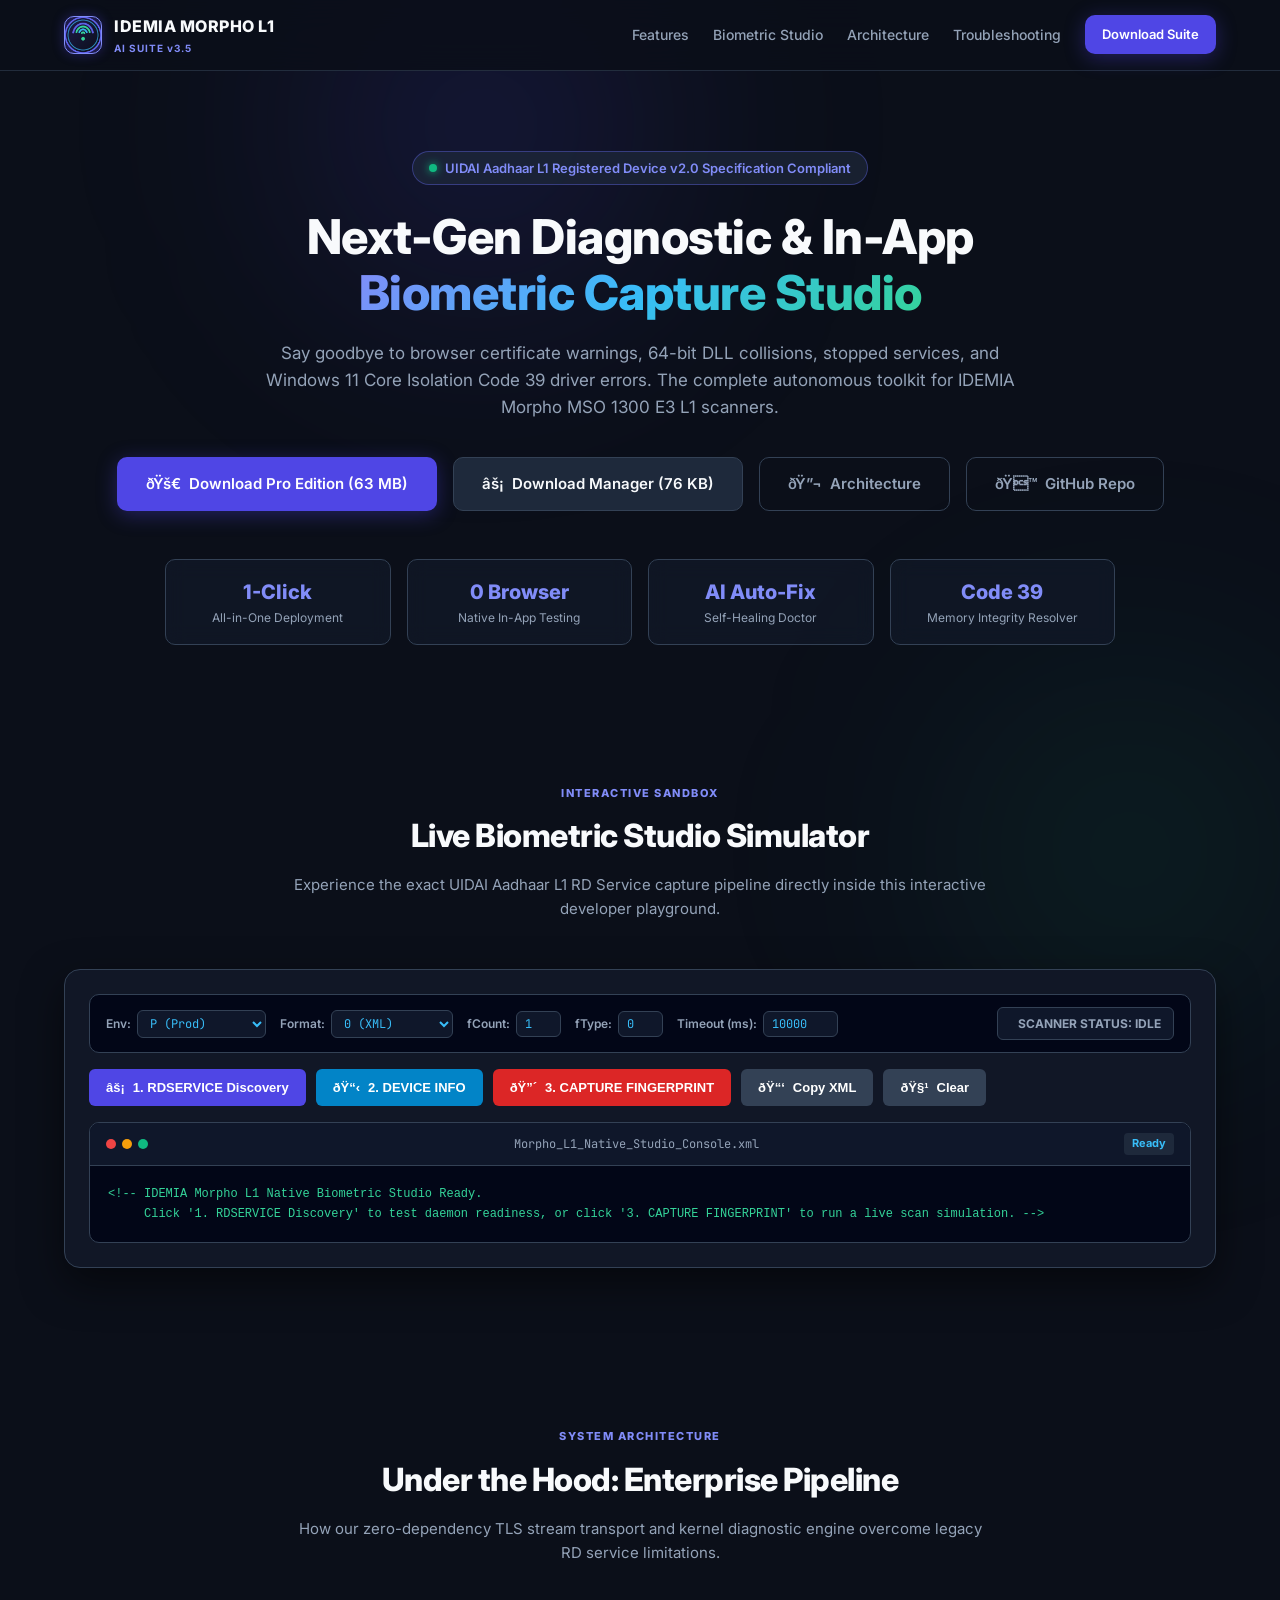
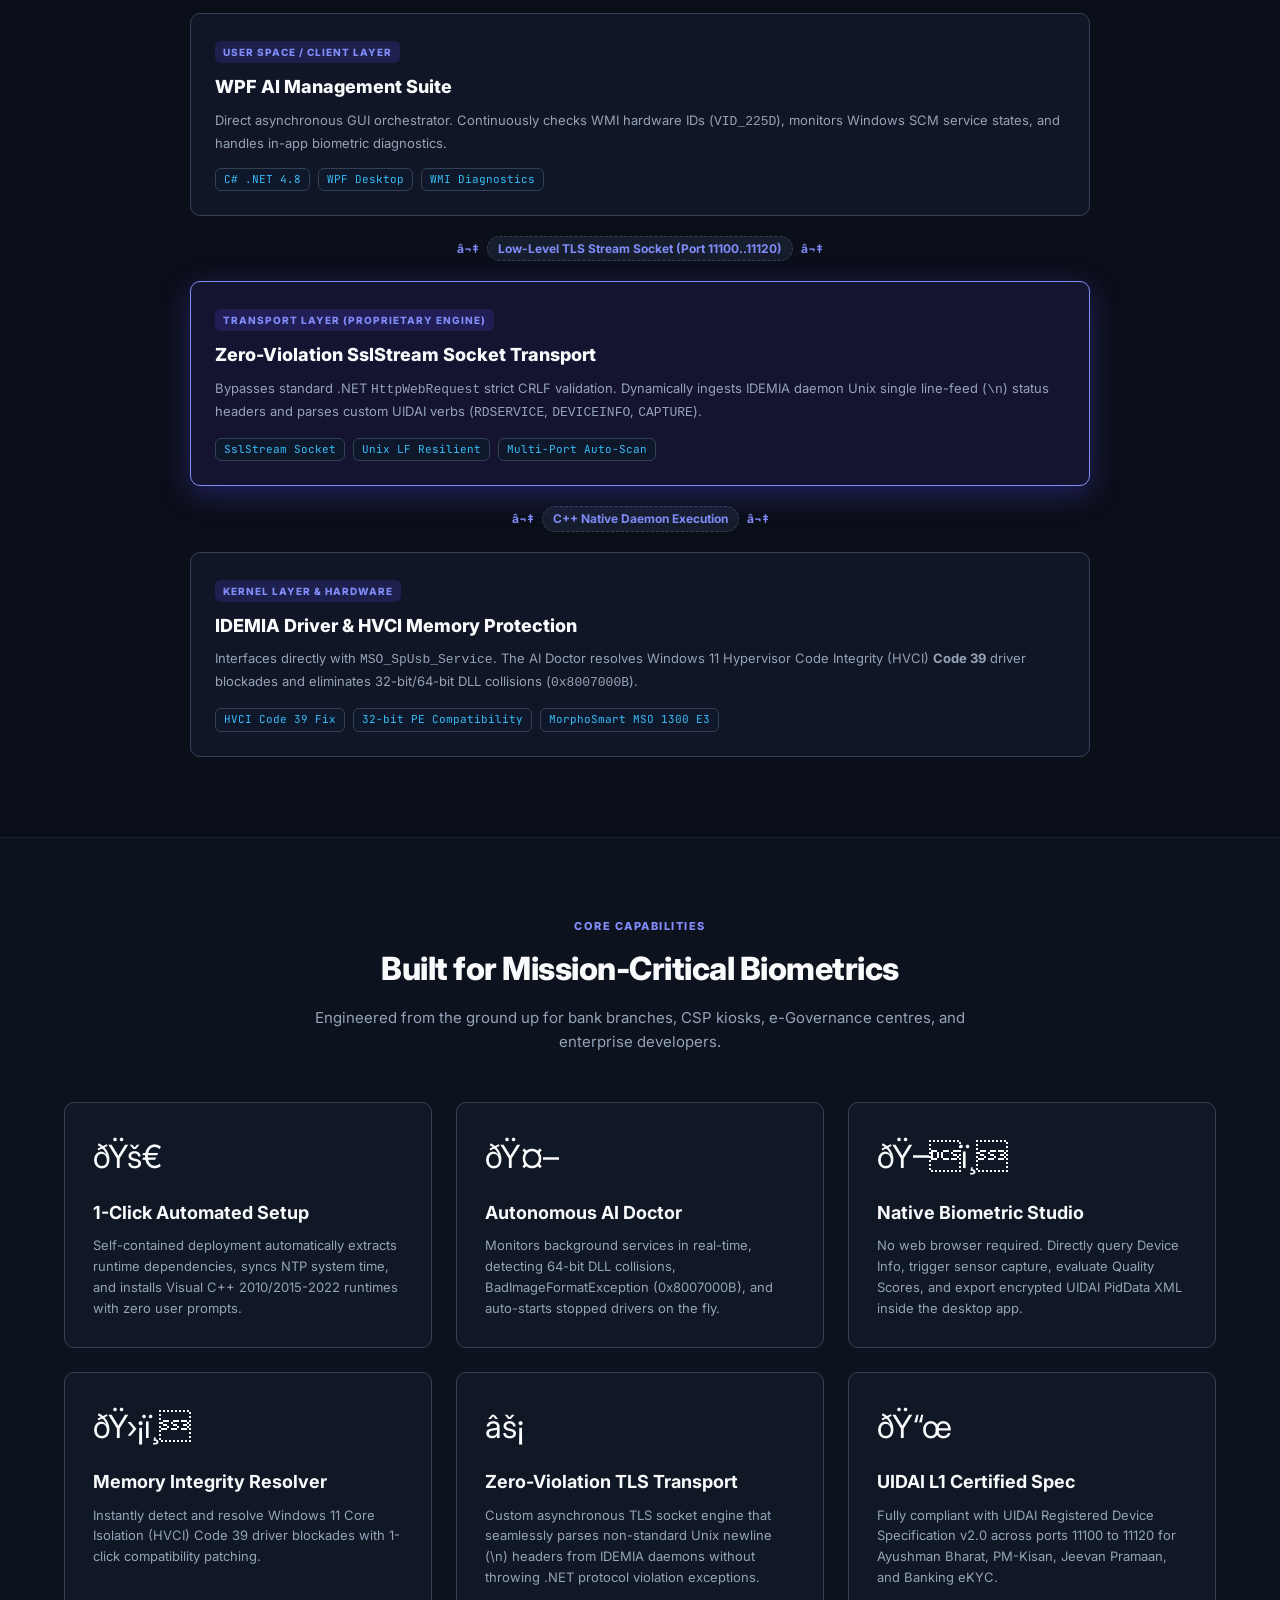
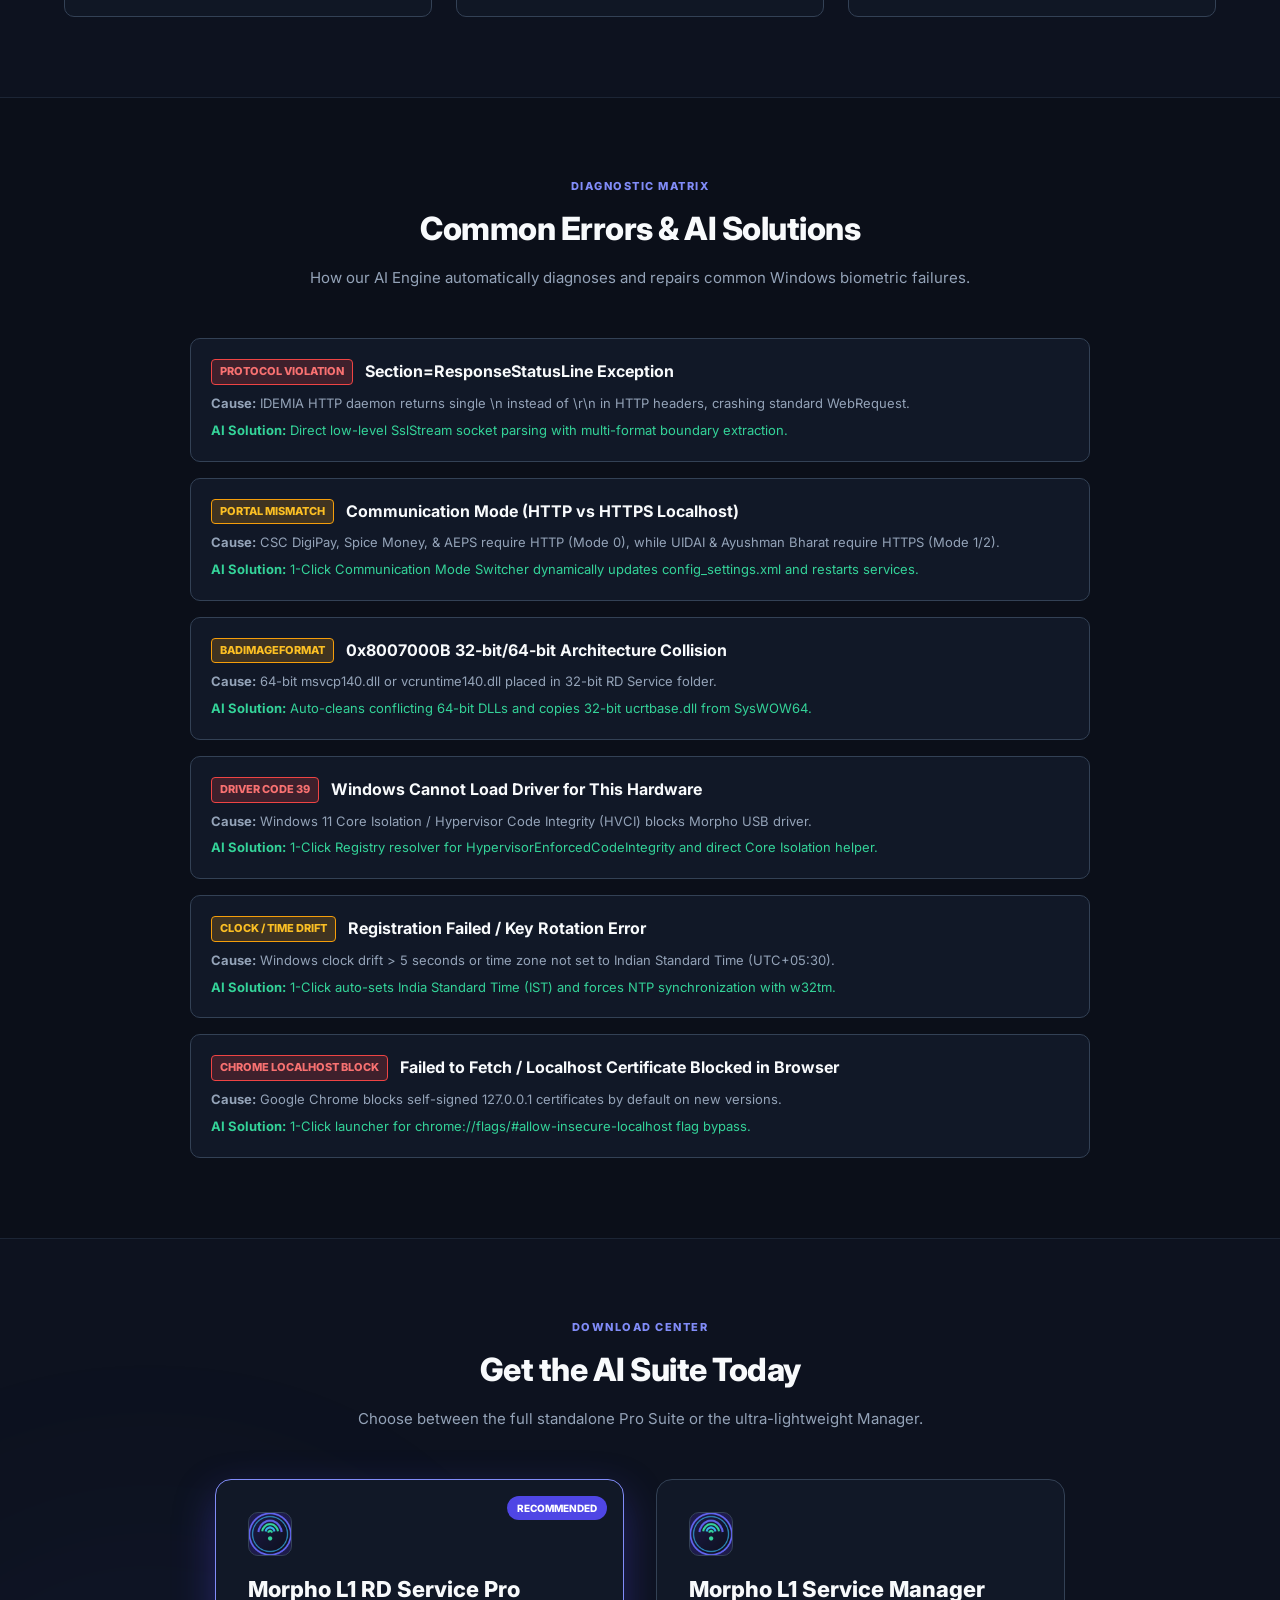
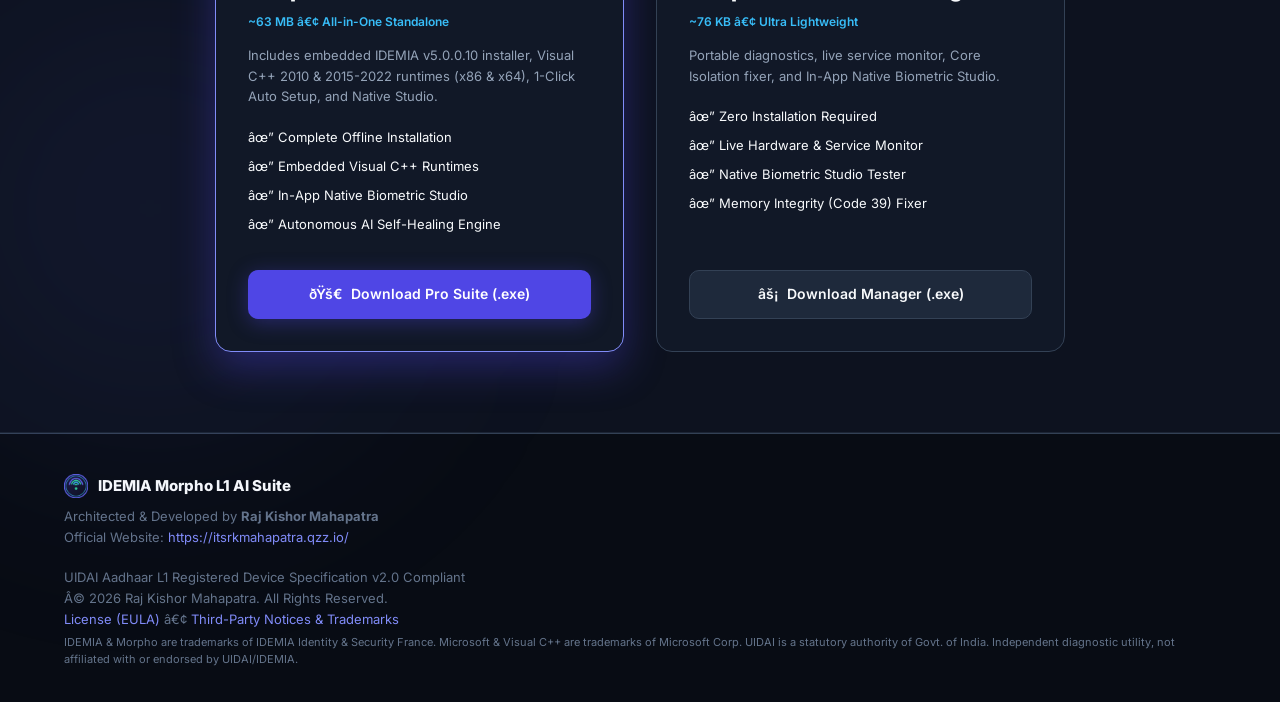
<file: docs/index.html>
<!DOCTYPE html>
<html lang="en">
<head>
  <meta charset="UTF-8">
  <meta name="viewport" content="width=device-width, initial-scale=1.0">
  <title>IDEMIA Morpho L1 RD Service AI Suite | Download Driver, Fix Code 39 & UIDAI Test Page</title>
  
  <!-- SEO & Search Engine Verification -->
  <meta name="google-site-verification" content="o9Y7VOAd6zRwNAAd3X8D4bSyJIi5eG2aJeClgAWYReg">
  <meta name="msvalidate.01" content="42F348A8D2930AC1EE9414B53D3D604E">
  <meta name="description" content="Official IDEMIA Morpho MSO 1300 E3 L1 RD Service AI Suite. 1-Click offline installer, autonomous self-healing AI doctor, Windows 11 Code 39 memory integrity resolver, and in-app biometric capture studio.">
  <meta name="keywords" content="IDEMIA, Morpho L1, RD Service, MSO 1300 E3, Morpho L1 driver download, UIDAI Aadhaar, Biometric Studio, Memory Integrity Code 39, RDService HTTPS, DigiPay Morpho setting, Ayushman Bharat Morpho L1, PM Kisan biometric device, Raj Kishor Mahapatra">
  <meta name="author" content="Raj Kishor Mahapatra">
  <meta name="robots" content="index, follow, max-snippet:-1, max-image-preview:large, max-video-preview:-1">
  <meta name="theme-color" content="#0B0F19">

  <!-- Security Headers Emulation -->
  <meta http-equiv="X-Content-Type-Options" content="nosniff">
  <meta http-equiv="X-XSS-Protection" content="1; mode=block">
  <meta name="referrer" content="strict-origin-when-cross-origin">
  <link rel="canonical" href="https://itsrkmahapatra.github.io/Morpho-L1-RD-Service-AI-Suite/">

  <!-- Favicon & App Icons -->
  <link rel="icon" type="image/x-icon" href="favicon.ico">
  <link rel="apple-touch-icon" href="logo.png">

  <!-- Open Graph / Facebook / LinkedIn / WhatsApp -->
  <meta property="og:type" content="website">
  <meta property="og:url" content="https://itsrkmahapatra.github.io/Morpho-L1-RD-Service-AI-Suite/">
  <meta property="og:site_name" content="IDEMIA Morpho L1 AI Suite">
  <meta property="og:title" content="IDEMIA Morpho L1 RD Service AI Suite - Enterprise Biometric Studio">
  <meta property="og:description" content="1-Click Installer, Autonomous AI Self-Healing Engine, Memory Integrity Code 39 Resolver, and Native In-App Biometric Studio for Morpho L1 Fingerprint Scanners.">
  <meta property="og:image" content="https://itsrkmahapatra.github.io/Morpho-L1-RD-Service-AI-Suite/logo.png">
  <meta property="og:image:width" content="512">
  <meta property="og:image:height" content="512">
  <meta property="og:locale" content="en_US">

  <!-- Twitter Card -->
  <meta name="twitter:card" content="summary_large_image">
  <meta name="twitter:site" content="@itsrkmahapatra">
  <meta name="twitter:creator" content="@itsrkmahapatra">
  <meta name="twitter:url" content="https://itsrkmahapatra.github.io/Morpho-L1-RD-Service-AI-Suite/">
  <meta name="twitter:title" content="IDEMIA Morpho L1 RD Service AI Suite">
  <meta name="twitter:description" content="Enterprise AI Diagnostic Suite & In-App Native Biometric Studio for IDEMIA Morpho L1 RD Service.">
  <meta name="twitter:image" content="https://itsrkmahapatra.github.io/Morpho-L1-RD-Service-AI-Suite/logo.png">

  <!-- Multi-Schema JSON-LD: SoftwareApplication, AggregateRating, FAQPage, HowTo, BreadcrumbList -->
  <script type="application/ld+json">
  {
    "@context": "https://schema.org",
    "@graph": [
      {
        "@type": "SoftwareApplication",
        "@id": "https://itsrkmahapatra.github.io/Morpho-L1-RD-Service-AI-Suite/#software",
        "name": "IDEMIA Morpho L1 RD Service AI Suite",
        "operatingSystem": "Windows 10, Windows 11 (64-bit & 32-bit)",
        "applicationCategory": "UtilitiesApplication, BusinessApplication",
        "softwareVersion": "3.5.0.0",
        "description": "Enterprise Grade IDEMIA Morpho MSO 1300 E3 L1 RD Service Management, Autonomous AI Self-Healing Doctor, Windows 11 Code 39 Resolver, and Native Biometric Studio.",
        "url": "https://itsrkmahapatra.github.io/Morpho-L1-RD-Service-AI-Suite/",
        "downloadUrl": "https://github.com/itsrkmahapatra/Morpho-L1-RD-Service-AI-Suite/raw/main/MorphoL1RDServicePro.exe",
        "aggregateRating": {
          "@type": "AggregateRating",
          "ratingValue": "4.9",
          "bestRating": "5",
          "worstRating": "1",
          "ratingCount": "1850",
          "reviewCount": "1480"
        },
        "author": {
          "@type": "Person",
          "name": "Raj Kishor Mahapatra",
          "url": "https://itsrkmahapatra.qzz.io/"
        },
        "offers": {
          "@type": "Offer",
          "price": "0",
          "priceCurrency": "INR"
        }
      },
      {
        "@type": "FAQPage",
        "@id": "https://itsrkmahapatra.github.io/Morpho-L1-RD-Service-AI-Suite/#faq",
        "mainEntity": [
          {
            "@type": "Question",
            "name": "How to resolve Morpho L1 Code 39 driver error on Windows 11?",
            "acceptedAnswer": {
              "@type": "Answer",
              "text": "The Code 39 error occurs when Windows 11 Core Isolation / Hypervisor Code Integrity (HVCI) blocks the Morpho USB driver. Morpho L1 RD Service AI Suite automatically resolves this via its 1-Click Code 39 Registry resolver and Core Isolation helper."
            }
          },
          {
            "@type": "Question",
            "name": "How to switch between HTTP and HTTPS mode in Morpho L1 RD Service?",
            "acceptedAnswer": {
              "@type": "Answer",
              "text": "CSC DigiPay, Spice Money, and AEPS require Communication Mode 0 (HTTP on 127.0.0.1:11100), while UIDAI, PM-Kisan, and Ayushman Bharat require Communication Mode 1 or 2 (HTTPS). The Morpho L1 AI Suite provides a 1-click switcher that updates config_settings.xml and restarts services automatically."
            }
          },
          {
            "@type": "Question",
            "name": "How to fix BadImageFormatException (0x8007000B) in Morpho RD Service?",
            "acceptedAnswer": {
              "@type": "Answer",
              "text": "This error occurs due to 64-bit Visual C++ runtime DLLs accidentally placed in the 32-bit RD Service folder. The AI Suite Doctor detects 64-bit collisions, purges conflicting libraries, and restores proper 32-bit dependencies from SysWOW64."
            }
          },
          {
            "@type": "Question",
            "name": "Where can I download the Morpho L1 RD Service driver and test tool?",
            "acceptedAnswer": {
              "@type": "Answer",
              "text": "You can download the full standalone Pro Suite (MorphoL1RDServicePro.exe) and the lightweight Manager directly from the official GitHub Pages portal at https://itsrkmahapatra.github.io/Morpho-L1-RD-Service-AI-Suite/."
            }
          }
        ]
      },
      {
        "@type": "HowTo",
        "@id": "https://itsrkmahapatra.github.io/Morpho-L1-RD-Service-AI-Suite/#howto",
        "name": "How to Install and Setup Morpho L1 RD Service on Windows",
        "step": [
          {
            "@type": "HowToStep",
            "name": "Download Morpho L1 AI Suite",
            "text": "Download MorphoL1RDServicePro.exe from the official portal."
          },
          {
            "@type": "HowToStep",
            "name": "Run 1-Click Auto Setup",
            "text": "Launch the executable as Administrator to extract drivers, install Visual C++ runtimes, and register background services."
          },
          {
            "@type": "HowToStep",
            "name": "Test Biometrics in Native Studio",
            "text": "Open the In-App Native Biometric Studio and click Capture Fingerprint to verify hardware readiness without using a web browser."
          }
        ]
      },
      {
        "@type": "BreadcrumbList",
        "@id": "https://itsrkmahapatra.github.io/Morpho-L1-RD-Service-AI-Suite/#breadcrumbs",
        "itemListElement": [
          {
            "@type": "ListItem",
            "position": 1,
            "name": "Home",
            "item": "https://itsrkmahapatra.qzz.io/"
          },
          {
            "@type": "ListItem",
            "position": 2,
            "name": "Projects",
            "item": "https://itsrkmahapatra.qzz.io/pages/projects.html"
          },
          {
            "@type": "ListItem",
            "position": 3,
            "name": "Morpho L1 RD Service AI Suite",
            "item": "https://itsrkmahapatra.github.io/Morpho-L1-RD-Service-AI-Suite/"
          }
        ]
      }
    ]
  }
  </script>

  <!-- Google Fonts -->
  <link rel="preconnect" href="https://fonts.googleapis.com">
  <link rel="preconnect" href="https://fonts.gstatic.com" crossorigin>
  <link href="https://fonts.googleapis.com/css2?family=Inter:wght@300;400;500;600;700;800&family=JetBrains+Mono:wght@400;500;600&display=swap" rel="stylesheet">
  
  <link rel="stylesheet" href="style.css">
</head>
<body>

  <!-- Background Glowing Orbs -->
  <div class="glow-orb orb-1"></div>
  <div class="glow-orb orb-2"></div>
  <div class="glow-orb orb-3"></div>

  <!-- Navigation -->
  <header class="navbar">
    <div class="container nav-content">
      <a href="#" class="brand" style="text-decoration: none;">
        <img src="logo.png" alt="IDEMIA Morpho L1 Logo" class="brand-logo-img" width="40" height="40" fetchpriority="high" decoding="async">
        <div class="brand-text">
          <span class="brand-title">IDEMIA MORPHO L1</span>
          <span class="brand-subtitle">AI SUITE v3.5</span>
        </div>
      </a>
      <nav class="nav-links">
        <a href="#features">Features</a>
        <a href="#simulator">Biometric Studio</a>
        <a href="#architecture">Architecture</a>
        <a href="#troubleshooting">Troubleshooting</a>
        <a href="#downloads" class="btn btn-primary btn-sm">Download Suite</a>
      </nav>
    </div>
  </header>

  <!-- Hero Section -->
  <section class="hero">
    <div class="container hero-content">
      <div class="badge-pill">
        <span class="pulse-dot"></span>
        <span>UIDAI Aadhaar L1 Registered Device v2.0 Specification Compliant</span>
      </div>
      <h1 class="hero-title">
        Next-Gen Diagnostic & In-App <br>
        <span class="gradient-text">Biometric Capture Studio</span>
      </h1>
      <p class="hero-desc">
        Say goodbye to browser certificate warnings, 64-bit DLL collisions, stopped services, and Windows 11 Core Isolation Code 39 driver errors. The complete autonomous toolkit for IDEMIA Morpho MSO 1300 E3 L1 scanners.
      </p>

      <div class="hero-actions">
        <a href="https://github.com/itsrkmahapatra/Morpho-L1-RD-Service-AI-Suite/raw/main/MorphoL1RDServicePro.exe" class="btn btn-primary btn-lg download-btn" download="MorphoL1RDServicePro.exe" data-app="Morpho L1 Pro Suite">
          <span>ðŸš€</span> Download Pro Edition (63 MB)
        </a>
        <a href="https://github.com/itsrkmahapatra/Morpho-L1-RD-Service-AI-Suite/raw/main/MorphoL1RDServiceManager.exe" class="btn btn-secondary btn-lg download-btn" download="MorphoL1RDServiceManager.exe" data-app="Morpho L1 Manager">
          <span>âš¡</span> Download Manager (76 KB)
        </a>
        <a href="#architecture" class="btn btn-ghost btn-lg">
          <span>ðŸ”¬</span> Architecture
        </a>
        <a href="https://github.com/itsrkmahapatra/Morpho-L1-RD-Service-AI-Suite" target="_blank" rel="noopener noreferrer" class="btn btn-ghost btn-lg">
          <span>ðŸ™</span> GitHub Repo
        </a>
      </div>

      <!-- Quick Metrics -->
      <div class="metrics-grid">
        <div class="metric-card">
          <div class="metric-value">1-Click</div>
          <div class="metric-label">All-in-One Deployment</div>
        </div>
        <div class="metric-card">
          <div class="metric-value">0 Browser</div>
          <div class="metric-label">Native In-App Testing</div>
        </div>
        <div class="metric-card">
          <div class="metric-value">AI Auto-Fix</div>
          <div class="metric-label">Self-Healing Doctor</div>
        </div>
        <div class="metric-card">
          <div class="metric-value">Code 39</div>
          <div class="metric-label">Memory Integrity Resolver</div>
        </div>
      </div>
    </div>
  </section>

  <!-- Live Biometric Studio Simulator Section -->
  <section id="simulator" class="section">
    <div class="container">
      <div class="section-header">
        <span class="section-badge">INTERACTIVE SANDBOX</span>
        <h2 class="section-title">Live Biometric Studio Simulator</h2>
        <p class="section-desc">Experience the exact UIDAI Aadhaar L1 RD Service capture pipeline directly inside this interactive developer playground.</p>
      </div>

      <div class="studio-card">
        <!-- Studio Top Toolbar -->
        <div class="studio-toolbar">
          <div class="studio-inputs">
            <div class="input-group">
              <label>Env:</label>
              <select id="simEnv">
                <option value="P" selected>P (Prod)</option>
                <option value="PP">PP (Pre-Prod)</option>
              </select>
            </div>
            <div class="input-group">
              <label>Format:</label>
              <select id="simFormat">
                <option value="0" selected>0 (XML)</option>
                <option value="1">1 (Protobuf)</option>
              </select>
            </div>
            <div class="input-group">
              <label>fCount:</label>
              <input type="text" id="simFCount" value="1" style="width: 45px;">
            </div>
            <div class="input-group">
              <label>fType:</label>
              <input type="text" id="simFType" value="0" style="width: 45px;">
            </div>
            <div class="input-group">
              <label>Timeout (ms):</label>
              <input type="text" id="simTimeout" value="10000" style="width: 75px;">
            </div>
          </div>
          <div class="studio-status-pill" id="simStatusPill">
            <span class="status-indicator"></span>
            <span id="simStatusText">SCANNER STATUS: IDLE</span>
          </div>
        </div>

        <!-- Studio Action Buttons -->
        <div class="studio-actions">
          <button class="btn btn-action btn-indigo" id="btnSimRd">
            <span>âš¡</span> 1. RDSERVICE Discovery
          </button>
          <button class="btn btn-action btn-blue" id="btnSimDev">
            <span>ðŸ“‹</span> 2. DEVICE INFO
          </button>
          <button class="btn btn-action btn-red" id="btnSimCap">
            <span>ðŸ”´</span> 3. CAPTURE FINGERPRINT
          </button>
          <button class="btn btn-action btn-dark" id="btnCopyXml">
            <span>ðŸ“‘</span> Copy XML
          </button>
          <button class="btn btn-action btn-dark" id="btnClearXml">
            <span>ðŸ§¹</span> Clear
          </button>
        </div>

        <!-- Terminal Output Viewer -->
        <div class="studio-terminal">
          <div class="terminal-header">
            <div class="terminal-dots">
              <span></span><span></span><span></span>
            </div>
            <span class="terminal-title">Morpho_L1_Native_Studio_Console.xml</span>
            <span class="terminal-badge" id="simScoreBadge">Ready</span>
          </div>
          <pre class="terminal-body" id="simXmlOutput"><code>&lt;!-- IDEMIA Morpho L1 Native Biometric Studio Ready.
     Click '1. RDSERVICE Discovery' to test daemon readiness, or click '3. CAPTURE FINGERPRINT' to run a live scan simulation. --&gt;</code></pre>
        </div>
      </div>
    </div>
  </section>

  <!-- Architecture Section -->
  <section id="architecture" class="section">
    <div class="container">
      <div class="section-header">
        <span class="section-badge">SYSTEM ARCHITECTURE</span>
        <h2 class="section-title">Under the Hood: Enterprise Pipeline</h2>
        <p class="section-desc">How our zero-dependency TLS stream transport and kernel diagnostic engine overcome legacy RD service limitations.</p>
      </div>

      <div class="arch-container">
        <!-- Architecture Diagram Cards -->
        <div class="arch-grid">
          <div class="arch-card">
            <div class="arch-layer-badge">USER SPACE / CLIENT LAYER</div>
            <h3 class="arch-title">WPF AI Management Suite</h3>
            <p class="arch-text">Direct asynchronous GUI orchestrator. Continuously checks WMI hardware IDs (<code>VID_225D</code>), monitors Windows SCM service states, and handles in-app biometric diagnostics.</p>
            <div class="arch-tech-tags">
              <span>C# .NET 4.8</span>
              <span>WPF Desktop</span>
              <span>WMI Diagnostics</span>
            </div>
          </div>

          <div class="arch-arrow">â¬‡ <span>Low-Level TLS Stream Socket (Port 11100..11120)</span> â¬‡</div>

          <div class="arch-card highlight">
            <div class="arch-layer-badge">TRANSPORT LAYER (PROPRIETARY ENGINE)</div>
            <h3 class="arch-title">Zero-Violation SslStream Socket Transport</h3>
            <p class="arch-text">Bypasses standard .NET <code>HttpWebRequest</code> strict CRLF validation. Dynamically ingests IDEMIA daemon Unix single line-feed (<code>\n</code>) status headers and parses custom UIDAI verbs (<code>RDSERVICE</code>, <code>DEVICEINFO</code>, <code>CAPTURE</code>).</p>
            <div class="arch-tech-tags">
              <span>SslStream Socket</span>
              <span>Unix LF Resilient</span>
              <span>Multi-Port Auto-Scan</span>
            </div>
          </div>

          <div class="arch-arrow">â¬‡ <span>C++ Native Daemon Execution</span> â¬‡</div>

          <div class="arch-card">
            <div class="arch-layer-badge">KERNEL LAYER & HARDWARE</div>
            <h3 class="arch-title">IDEMIA Driver & HVCI Memory Protection</h3>
            <p class="arch-text">Interfaces directly with <code>MSO_SpUsb_Service</code>. The AI Doctor resolves Windows 11 Hypervisor Code Integrity (HVCI) <strong>Code 39</strong> driver blockades and eliminates 32-bit/64-bit DLL collisions (<code>0x8007000B</code>).</p>
            <div class="arch-tech-tags">
              <span>HVCI Code 39 Fix</span>
              <span>32-bit PE Compatibility</span>
              <span>MorphoSmart MSO 1300 E3</span>
            </div>
          </div>
        </div>
      </div>
    </div>
  </section>

  <!-- Features Grid -->
  <section id="features" class="section bg-alt">
    <div class="container">
      <div class="section-header">
        <span class="section-badge">CORE CAPABILITIES</span>
        <h2 class="section-title">Built for Mission-Critical Biometrics</h2>
        <p class="section-desc">Engineered from the ground up for bank branches, CSP kiosks, e-Governance centres, and enterprise developers.</p>
      </div>

      <div class="features-grid">
        <div class="feature-card">
          <div class="feature-icon">ðŸš€</div>
          <h3 class="feature-title">1-Click Automated Setup</h3>
          <p class="feature-text">Self-contained deployment automatically extracts runtime dependencies, syncs NTP system time, and installs Visual C++ 2010/2015-2022 runtimes with zero user prompts.</p>
        </div>

        <div class="feature-card">
          <div class="feature-icon">ðŸ¤–</div>
          <h3 class="feature-title">Autonomous AI Doctor</h3>
          <p class="feature-text">Monitors background services in real-time, detecting 64-bit DLL collisions, BadImageFormatException (0x8007000B), and auto-starts stopped drivers on the fly.</p>
        </div>

        <div class="feature-card">
          <div class="feature-icon">ðŸ–ï¸</div>
          <h3 class="feature-title">Native Biometric Studio</h3>
          <p class="feature-text">No web browser required. Directly query Device Info, trigger sensor capture, evaluate Quality Scores, and export encrypted UIDAI PidData XML inside the desktop app.</p>
        </div>

        <div class="feature-card">
          <div class="feature-icon">ðŸ›¡ï¸</div>
          <h3 class="feature-title">Memory Integrity Resolver</h3>
          <p class="feature-text">Instantly detect and resolve Windows 11 Core Isolation (HVCI) Code 39 driver blockades with 1-click compatibility patching.</p>
        </div>

        <div class="feature-card">
          <div class="feature-icon">âš¡</div>
          <h3 class="feature-title">Zero-Violation TLS Transport</h3>
          <p class="feature-text">Custom asynchronous TLS socket engine that seamlessly parses non-standard Unix newline (\n) headers from IDEMIA daemons without throwing .NET protocol violation exceptions.</p>
        </div>

        <div class="feature-card">
          <div class="feature-icon">ðŸ“œ</div>
          <h3 class="feature-title">UIDAI L1 Certified Spec</h3>
          <p class="feature-text">Fully compliant with UIDAI Registered Device Specification v2.0 across ports 11100 to 11120 for Ayushman Bharat, PM-Kisan, Jeevan Pramaan, and Banking eKYC.</p>
        </div>
      </div>
    </div>
  </section>

  <!-- Troubleshooting Matrix -->
  <section id="troubleshooting" class="section">
    <div class="container">
      <div class="section-header">
        <span class="section-badge">DIAGNOSTIC MATRIX</span>
        <h2 class="section-title">Common Errors & AI Solutions</h2>
        <p class="section-desc">How our AI Engine automatically diagnoses and repairs common Windows biometric failures.</p>
      </div>

      <div class="matrix-list">
        <div class="matrix-item">
          <div class="matrix-header">
            <span class="matrix-tag error">Protocol Violation</span>
            <h4>Section=ResponseStatusLine Exception</h4>
          </div>
          <p class="matrix-desc"><strong>Cause:</strong> IDEMIA HTTP daemon returns single \n instead of \r\n in HTTP headers, crashing standard WebRequest.</p>
          <p class="matrix-fix"><strong>AI Solution:</strong> Direct low-level SslStream socket parsing with multi-format boundary extraction.</p>
        </div>

        <div class="matrix-item">
          <div class="matrix-header">
            <span class="matrix-tag warning">Portal Mismatch</span>
            <h4>Communication Mode (HTTP vs HTTPS Localhost)</h4>
          </div>
          <p class="matrix-desc"><strong>Cause:</strong> CSC DigiPay, Spice Money, & AEPS require HTTP (Mode 0), while UIDAI & Ayushman Bharat require HTTPS (Mode 1/2).</p>
          <p class="matrix-fix"><strong>AI Solution:</strong> 1-Click Communication Mode Switcher dynamically updates config_settings.xml and restarts services.</p>
        </div>

        <div class="matrix-item">
          <div class="matrix-header">
            <span class="matrix-tag warning">BadImageFormat</span>
            <h4>0x8007000B 32-bit/64-bit Architecture Collision</h4>
          </div>
          <p class="matrix-desc"><strong>Cause:</strong> 64-bit msvcp140.dll or vcruntime140.dll placed in 32-bit RD Service folder.</p>
          <p class="matrix-fix"><strong>AI Solution:</strong> Auto-cleans conflicting 64-bit DLLs and copies 32-bit ucrtbase.dll from SysWOW64.</p>
        </div>

        <div class="matrix-item">
          <div class="matrix-header">
            <span class="matrix-tag error">Driver Code 39</span>
            <h4>Windows Cannot Load Driver for This Hardware</h4>
          </div>
          <p class="matrix-desc"><strong>Cause:</strong> Windows 11 Core Isolation / Hypervisor Code Integrity (HVCI) blocks Morpho USB driver.</p>
          <p class="matrix-fix"><strong>AI Solution:</strong> 1-Click Registry resolver for HypervisorEnforcedCodeIntegrity and direct Core Isolation helper.</p>
        </div>

        <div class="matrix-item">
          <div class="matrix-header">
            <span class="matrix-tag warning">Clock / Time Drift</span>
            <h4>Registration Failed / Key Rotation Error</h4>
          </div>
          <p class="matrix-desc"><strong>Cause:</strong> Windows clock drift > 5 seconds or time zone not set to Indian Standard Time (UTC+05:30).</p>
          <p class="matrix-fix"><strong>AI Solution:</strong> 1-Click auto-sets India Standard Time (IST) and forces NTP synchronization with w32tm.</p>
        </div>

        <div class="matrix-item">
          <div class="matrix-header">
            <span class="matrix-tag error">Chrome Localhost Block</span>
            <h4>Failed to Fetch / Localhost Certificate Blocked in Browser</h4>
          </div>
          <p class="matrix-desc"><strong>Cause:</strong> Google Chrome blocks self-signed 127.0.0.1 certificates by default on new versions.</p>
          <p class="matrix-fix"><strong>AI Solution:</strong> 1-Click launcher for chrome://flags/#allow-insecure-localhost flag bypass.</p>
        </div>
      </div>
    </div>
  </section>

  <!-- Download Center -->
  <section id="downloads" class="section bg-alt">
    <div class="container">
      <div class="section-header">
        <span class="section-badge">DOWNLOAD CENTER</span>
        <h2 class="section-title">Get the AI Suite Today</h2>
        <p class="section-desc">Choose between the full standalone Pro Suite or the ultra-lightweight Manager.</p>
      </div>

      <div class="download-grid">
        <div class="download-card featured">
          <div class="card-badge">RECOMMENDED</div>
          <img src="logo.png" alt="Pro Suite Logo" class="card-logo-img" width="64" height="64" loading="lazy" decoding="async">
          <h3 class="card-title">Morpho L1 RD Service Pro</h3>
          <div class="card-size">~63 MB â€¢ All-in-One Standalone</div>
          <p class="card-desc">Includes embedded IDEMIA v5.0.0.10 installer, Visual C++ 2010 & 2015-2022 runtimes (x86 & x64), 1-Click Auto Setup, and Native Studio.</p>
          <ul class="card-features">
            <li>âœ” Complete Offline Installation</li>
            <li>âœ” Embedded Visual C++ Runtimes</li>
            <li>âœ” In-App Native Biometric Studio</li>
            <li>âœ” Autonomous AI Self-Healing Engine</li>
          </ul>
          <a href="https://github.com/itsrkmahapatra/Morpho-L1-RD-Service-AI-Suite/raw/main/MorphoL1RDServicePro.exe" class="btn btn-primary btn-block download-btn" download="MorphoL1RDServicePro.exe" data-app="Morpho L1 Pro Suite">
            <span>ðŸš€</span> Download Pro Suite (.exe)
          </a>
        </div>

        <div class="download-card">
          <img src="logo.png" alt="Manager Logo" class="card-logo-img" width="64" height="64" loading="lazy" decoding="async">
          <h3 class="card-title">Morpho L1 Service Manager</h3>
          <div class="card-size">~76 KB â€¢ Ultra Lightweight</div>
          <p class="card-desc">Portable diagnostics, live service monitor, Core Isolation fixer, and In-App Native Biometric Studio.</p>
          <ul class="card-features">
            <li>âœ” Zero Installation Required</li>
            <li>âœ” Live Hardware & Service Monitor</li>
            <li>âœ” Native Biometric Studio Tester</li>
            <li>âœ” Memory Integrity (Code 39) Fixer</li>
          </ul>
          <a href="https://github.com/itsrkmahapatra/Morpho-L1-RD-Service-AI-Suite/raw/main/MorphoL1RDServiceManager.exe" class="btn btn-secondary btn-block download-btn" download="MorphoL1RDServiceManager.exe" data-app="Morpho L1 Manager">
            <span>âš¡</span> Download Manager (.exe)
          </a>
        </div>
      </div>
    </div>
  </section>

  <!-- Download Toast Notification -->
  <div class="toast" id="downloadToast">
    <span class="toast-icon">ðŸš€</span>
    <div class="toast-text">
      <strong id="toastTitle">Download Started!</strong>
      <span id="toastDesc">Your executable is downloading now.</span>
    </div>
  </div>

  <!-- Footer -->
  <footer class="footer">
    <div class="container footer-content">
      <div class="footer-left">
        <div class="footer-brand">
          <img src="logo.png" alt="Logo" class="footer-logo-img" width="32" height="32" loading="lazy" decoding="async">
          <span class="footer-logo-text">IDEMIA Morpho L1 AI Suite</span>
        </div>
        <p>Architected & Developed by <strong>Raj Kishor Mahapatra</strong></p>
        <p>Official Website: <a href="https://itsrkmahapatra.qzz.io/" target="_blank" rel="noopener noreferrer">https://itsrkmahapatra.qzz.io/</a></p>
      </div>
      <div class="footer-right">
        <p>UIDAI Aadhaar L1 Registered Device Specification v2.0 Compliant</p>
        <p>Â© 2026 Raj Kishor Mahapatra. All Rights Reserved.</p>
        <p>
          <a href="https://github.com/itsrkmahapatra/Morpho-L1-RD-Service-AI-Suite/blob/main/LICENSE" target="_blank" rel="noopener noreferrer">License (EULA)</a> â€¢ 
          <a href="https://github.com/itsrkmahapatra/Morpho-L1-RD-Service-AI-Suite/blob/main/THIRD_PARTY_NOTICES.md" target="_blank" rel="noopener noreferrer">Third-Party Notices & Trademarks</a>
        </p>
        <p style="font-size: 11px; margin-top: 4px; color: #64748B;">IDEMIA & Morpho are trademarks of IDEMIA Identity & Security France. Microsoft & Visual C++ are trademarks of Microsoft Corp. UIDAI is a statutory authority of Govt. of India. Independent diagnostic utility, not affiliated with or endorsed by UIDAI/IDEMIA.</p>
      </div>
    </div>
  </footer>

  <script src="app.js" defer></script>
</body>
</html>
</file>
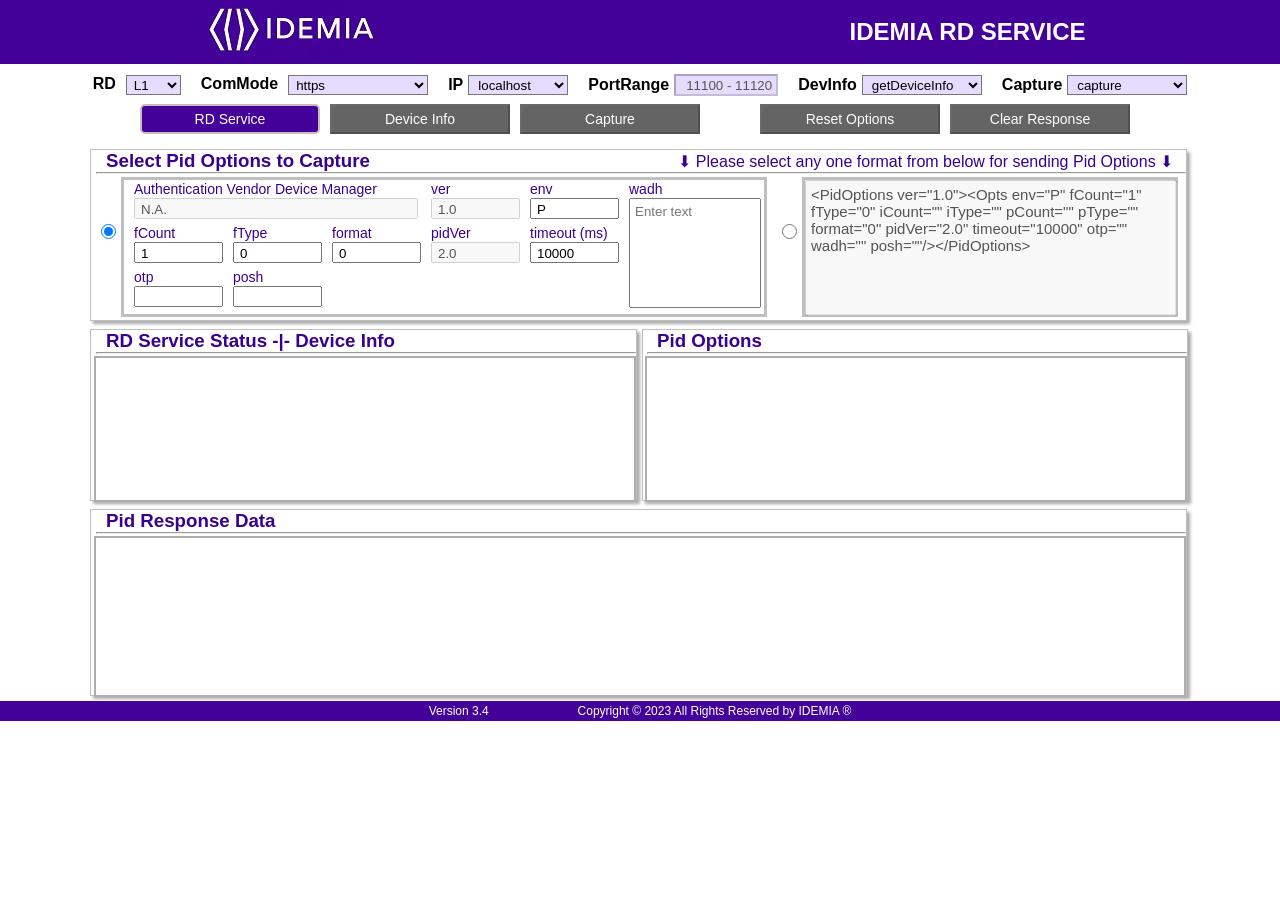
<file: Test_Page/RD_Test_Page.html>
<!DOCTYPE html>
<html>
    <head>
		<title>RD Service Test Page</title>
		
		<link rel="icon" type="image/x-icon" href="[data-uri]">
		
		<style>
			* {
				margin: 0;
				padding: 0;
				font-family: 'Trebuchet MS', sans-serif;
				//font-size: 14px;
			}
			
			html, body {
				height: 100%;
			}
	
			.navbar {
				display: flex;
				//align-items: center;
				//justify-content: center;
				//position: sticky;
				//top: 0;
				//cursor: pointer;
			}
	
			.background {
				background: rgb(67, 1, 153);
				background-blend-mode: darken;
				background-size: cover;
			}
	
			.nav-list {
				width: 70%;
				display: flex;
				align-items: center;
				padding-left: 20px;
			}
	
			.nav-list li {
				list-style: none;
				padding: 26px 30px;
			}
	
			.nav-list li a {
				text-decoration: none;
				color: white;
			}
	
			.nav-list li a:hover {
				color: grey;
			}
	
			.leftNav {
				width: 55%;
				text-align: center;
				//justify-content: center;
				//align: center;
			}

			.rightNav {
				width: 45%;
				text-align: center;
				//justify-content: left;
			}
			
			.footer{ 
				//position:absolute;
				justify-content: center;
				align: center;				
				text-align: center;
				//bottom: 0;
				margin: 7px 0px 0px 0px;
				//margin: 0 auto;
				width:100%; 
				height:20px;
				background: rgb(67, 1, 153);
				color: white;
			}
	
			.TopPanel {
				/* background-color: green; */
				height: 70px;
				width: 1100px;
				margin: 0 auto;
				//background-color: #f00;
				margin-top: 10px;
			}
			
			.Toptab {
				width: 100%;
				display: flex; 
				justify-content: center; 
				align-items: center; 
				margin: 0px 0px 10px 0px;
				//background-color: #0f0;	
			}
	
			.box-main {
				/*display: flex;
				justify-content: center;
				align-items: center;
				margin: 10px;
				color: black;
				max-width: 80%;
				height: 80%; */
			}
			
			.outer-div{
				display: table;
				position: absolute;
				//height: 100%;
				width: 100%;
			}
			
			.mid-div{
				display: table-cell;
				vertical-align: middle;				
			}
			
			.center-div{
				margin: 0 auto;
				width: 300px;
				height: 100px;
				background-color: #ddd;
				border-radius: 3px;
			}

			.panel1-main {
				margin: 0 auto;
				height: 175px;
				min-width: 1100px;
				max-width: 1100px;	
				//padding: 2px 5px 2px 5px;
				//background-color: #0dd;
				margin-top: 5px;							
			}
			
			.panel1 {
				//float: center;
				//width: 97.5%;
				width: 1090px;
				//max-width: 1100px;
				//height: 98%;
				height: 170px;
				padding: 0px 0px 0px 5px;
				//margin: 0px 0px 0px 10px;
				border: 1px solid #BFBFBF;
				//background-color: #dd0;
				box-shadow: 3px 3px 3px #aaaaaa;
				color: rgb(57, 1, 143);	//color: rgb(67, 1, 153);
				//overflow-x: scroll;
				//overflow-y: scroll;
			}
			
			.panel2-main {
				margin: 0 auto;
				height: 175px;
				min-width: 1100px;
				max-width: 1100px;
				//padding: 2px 5px 2px 5px;
				//background-color: #a0d;
				margin-top: 5px;
			}

			.panel2a {
				float: left;
				width: 540px;
				//max-width: 600px;
				height: 170px;
				padding: 0px 0px 0px 5px;
				//margin: 10px 0px 0px 0px;
				//margin: 0 auto;
				border: 1px solid #BFBFBF;
				//background-color: #aaa;
				box-shadow: 3px 3px 3px #aaaaaa;
				color: rgb(57, 1, 143);
				//overflow-x: scroll;
				//overflow-y: scroll;
				//display: inline;
			}

			.panel2b {
				float: left;
				width: 540px;
				//max-width: 400px;
				height: 170px;
				padding: 0px 0px 0px 4px;
				margin: 0px 0px 0px 5px;
				//margin: 0 auto;
				border: 1px solid #BFBFBF;
				//background-color: #00b;
				box-shadow: 3px 3px 3px #aaaaaa;
				color: rgb(57, 1, 143);
				//overflow-x: scroll;
				//overflow-y: scroll;
				//display: inline;
			}
			
			.panel3-main {
				margin: 0 auto;
				height: 185px;
				min-width: 1100px;
				max-width: 1100px;	
				//padding: 2px 5px 2px 5px;
				//background-color: #0dd;
				margin-top: 5px;
			}

			.panel3 {
				float: left;
				//width: 100%;
				width: 1090px;
				//height: 100%;
				height: 185px;
				padding: 0px 0px 0px 5px;
				//margin: 10px 0px 5px -5px;
				border: 1px solid #BFBFBF;
				//background-color: #d00;
				box-shadow: 3px 3px 3px #aaaaaa;
				color: rgb(57, 1, 143);
				//overflow-x: scroll;
				//overflow-y: scroll;
			}
	
			.text-big {
				font-family: Arial, Helvetica, sans-serif;
				font-weight: bold;
				font-size: 35px;
				color: white;
			}

			.text-med {
				font-family: Arial, Helvetica, sans-serif;
				font-weight: bold;
				font-size: 24px;
				color: white;
			}
	
			.text-small {
				font-size: 18px;
			}
			
			.btn-panel {
				margin: 0 auto;
				text-align: center;
				display: flex; 
				justify-content: center; 
				align-items: center; 
				margin: -2px 0px 0px 0px; 
				//padding: 0px 0px 0px 0px;
				//background-color: #00f;	
			}
	
			.btn {
				min-width: 180px;
				min-height: 30px;
				/* padding: 4px 10px; */
				margin-right: 10px;
				border: 2px solid rgb(202, 187, 187);
				border-radius: 5px;
				background: rgb(67, 1, 153);
				color: white;
				cursor: pointer;
				font-size: 14px;
			}
			
			.btn-big {
				margin: 10px auto;
				text-align: center;
				display: flex; 
				justify-content: center; 
				align-items: center; 
				min-width: 400px;
				min-height: 30px;
				border: 2px solid rgb(202, 187, 187);
				border-radius: 5px;
				background: rgb(67, 1, 153);
				color: white;
				cursor: pointer;
				font-size: 14px;
			}
			
			.btn-dis {
				min-width: 180px;
				min-height: 30px;
				/* padding: 4px 10px; */
				margin-right: 10px;
				//border: 2px solid rgb(202, 187, 187);
				//border-radius: 0px;
				background: rgb(100, 100, 100);
				color: white;
				//cursor: pointer;
				font-size: 14px;
			}
	
			.btn-sm {
				padding: 6px 10px;
				vertical-align: middle;
			}
	
			.section {
				height: 400px;
				display: flex;
				align-items: center;
				justify-content: center;
				max-width: 90%;
				margin: auto;
			}
			
			.comSelect {
				padding: 3px 5px 5px 5px;
				margin: -3px 0px 0px 0px;
				border: 2px solid rgb(177, 172, 172);
			}
	
			.paras {
				padding: 2px 0px 0px 2px;
				margin: 2px 0px 0px -2px;
				border: 2px solid rgb(177, 172, 172);
				//height: 82%;
				//max-height: 79%;
				height: 140px;
				//width: 97%;
				font-size: 14px;
				//overflow-x: scroll;
				overflow-y: scroll;
				word-wrap: break-word;
			}
			
			.para2 {
				padding: 5px 5px 5px 5px;
				margin: 5px 5px 5px 5px;
				border: 2px solid rgb(177, 172, 172);
				resize: none;
			}
			
			.paras3 {
				padding: 2px 0px 0px 2px;
				margin: 2px 0px 0px -2px;
				border: 2px solid rgb(177, 172, 172);
				//height: 82%;
				//max-height: 79%;
				height: 155px;
				//width: 97%;
				font-size: 14px;
				//overflow-x: scroll;
				overflow-y: scroll;
				word-wrap: break-word;
			}
			
			.lbl-search{
				margin: 10px auto;
				text-align: center;
				display: flex; 
				justify-content: center; 
				align-items: center; 
				font-weight:bold; 
				font-size:24px; 
				color: rgb(255, 0, 0);
			}
			
			.lbls{
				font-size: 14px;
				//margin: 0px 0px 0px 0px;
				//padding: 0px 0px 0px 0px;
			}
			
			.pidOpts{
				height: 140px;
				width: 100%;
				//border: 1px solid #BFBFBF;
				//background-color: #d00;
			}
			
			.pidOpt1{
				height: 134px;
				width: 640px;
				border: 3px solid #BFBFBF;
				//background-color: #0d0;
				display: inline;
				float: left;
				margin: 3px 5px 0px 5px;
			}
			
			.pidOpt2{
				height: 134px;
				width: 370px;
				border: 3px solid #BFBFBF;
				//background-color: #00d;
				display: inline;
				float: left;
				margin: 3px 0px 0px 5px;
			}
			
			.pidTxt{
				height: 124px; 
				width: 360px; 
				padding: 5px; 
				resize: none;
				font-size: 15px;
				word-wrap: break-word;				
			}
			
			.boxed {
				border: 1px solid green;
				margin: 0px 0px 0px 0px;
				padding: 0px 0px 0px 10px;
				background-color: #E6DCFF;
			} 
	
			.text-footer {
				text-align: center;
				padding: 30px 0;
				font-family: 'Ubuntu', sans-serif;
				display: flex;
				justify-content: center;
				color: white;
			}
			
			.page-container {
				position: relative;
				min-height: 100vh;
			}

			.content-wrap {
				padding-bottom: 2.5rem;    /* Footer height */
			}
		</style>

        <meta http-equiv="X-UA-Compatible" content="IE=edge,chrome=1" />
		
        <script>
			var count=0;
            var pidOp="";
			var URL_IP="";
			var vers="Version 3.4";
			var rdSer="L1";
			var LastrdSer="";
			var urlToAll="";
			var comMode="https";
			var LastcomMode="";
			var defaultIP="localhost";
			var servIP="";
			var portNo="11100";
			var first;
			var portNumber ;
			var portNumberStart;
			var portNumberEnd;
			var RDflag = false;
			var IPURL="";
			var scheme;
			var selIP;
			var pidSelected=1;
			var comSel=1;
			var RDServiceName="IDEMIA_L1_RDSERVICE";
			var defaultpidOpt='<PidOptions ver=\"1.0\">'+'<Opts env=\"P\" fCount=\"1\" fType=\"0\" iCount=\"\" iType=\"\" pCount=\"\" pType=\"\" format=\"0\" pidVer=\"2.0\" timeout=\"10000\" otp=\"\" wadh=\"\" posh=\"\"/>'+'</PidOptions>';
			
			function initPage() {
            	document.getElementById("pageVersion").innerHTML = vers;
				document.getElementById("AVDM").value = "N.A."; 
				document.getElementById("pidTxt").value = defaultpidOpt;
				//selectDualComMode(document.getElementById("comModeSel1"));
				selectPid(document.getElementById("option1"));
				//showHideDualModeComs(false);
				selIP = defaultIP;
				initRD();
				//temp();
            }
			
			function initRD() {
				updatePortRange();
				//scheme = document.getElementById("comMode").value;
				//document.getElementById("status1").innerHTML = scheme+" "+RDflag;
				if (LastcomMode!=scheme || LastrdSer!=rdSer)
				{
					RDflag = false;
					//document.getElementById("ControlButtons").style.display = "none";
					//document.getElementById("SearchingLbl").style.display = "none";
					//document.getElementById("btnSearch").style.display = "block";
					//Reset();
					//ClearResp();
					document.getElementById("btn2").disabled = true; document.getElementById('btn2').className = 'btn-dis'; 
					document.getElementById("btn3").disabled = true; document.getElementById('btn3').className = 'btn-dis';
					document.getElementById("btn4").disabled = true; document.getElementById('btn4').className = 'btn-dis';
					document.getElementById("btn5").disabled = true; document.getElementById('btn5').className = 'btn-dis';
				}
				else if (LastcomMode==scheme || LastrdSer==rdSer)
				{
					RDflag = true;
					document.getElementById("btn2").disabled = false; document.getElementById('btn2').className = 'btn'; 
					document.getElementById("btn3").disabled = false; document.getElementById('btn3').className = 'btn'; 
					document.getElementById("btn4").disabled = false; document.getElementById('btn4').className = 'btn'; 
					document.getElementById("btn5").disabled = false; document.getElementById('btn5').className = 'btn'; 
				}
            }
			
			function selectDualComMode(radioSelect) {
				if ( radioSelect.value == "1" )
				{
					comSel = 1;					
				}
				else
				{
					comSel = 2;
				}
				initRD();
			}
			
			function selectPid(radioSelect) {
				if ( radioSelect.value == "1" )
				{
					pidSelected = 1;
					//alert("1");
					document.getElementById("pidTxt").disabled = true;
					
					document.getElementById("Timeout").disabled = false;
					//document.getElementById("PiDVer").disabled = false;
					document.getElementById("Format").disabled = false;
					document.getElementById("Posh").disabled = false;
					document.getElementById("otp").disabled = false;
					document.getElementById("Wadh").disabled = false;
					document.getElementById("FingerType").disabled = false;
					document.getElementById("FingerCount").disabled = false;
					document.getElementById("Envir").disabled = false;
				}
				else
				{
					pidSelected = 2;
					//alert("2");
					//alert(document.getElementById("pidTxt").value);
					document.getElementById("pidTxt").disabled = false;
					
					document.getElementById("Timeout").disabled = true;
					//document.getElementById("PiDVer").disabled = true;
					document.getElementById("Format").disabled = true;
					document.getElementById("Posh").disabled = true;
					document.getElementById("otp").disabled = true;
					document.getElementById("Wadh").disabled = true;
					document.getElementById("FingerType").disabled = true;
					document.getElementById("FingerCount").disabled = true;
					document.getElementById("Envir").disabled = true;
				}
			}
			
			function OK_RD() {
				RDflag = true;
				LastcomMode = scheme;
				LastrdSer = rdSer;
				document.getElementById("btn2").disabled = false; document.getElementById('btn2').className = 'btn'; 
				document.getElementById("btn3").disabled = false; document.getElementById('btn3').className = 'btn'; 
				document.getElementById("btn4").disabled = false; document.getElementById('btn4').className = 'btn'; 
				document.getElementById("btn5").disabled = false; document.getElementById('btn5').className = 'btn'; 
				document.getElementById("AVDM").value = RDServiceName + " Running on Port:" + portNumber;
				document.getElementById("status1").innerHTML = RDServiceName + " Found";
				//document.getElementById("SearchingLbl").style.display = "none";
				//document.getElementById("ControlButtons").style.display = "block";
				//style="display: flex; justify-content: center; align-items: center;
			}
			
			function sleep(ms) {
            	return new Promise(resolve => setTimeout(resolve, ms));
            }
			
			function getPosition(string, subString, index) {
				return string.split(subString, index).join(subString).length;
			}
			
			function showHideDualModeComs(dualFlag) {
				if (dualFlag) {
					document.getElementById("comModeSel1").style.visibility		= "visible";
					document.getElementById("lblcomModeSel1").style.visibility	= "visible";
					document.getElementById("comModeSel2").style.visibility		= "visible";
					document.getElementById("lblcomModeSel2").style.visibility	= "visible";
					//document.getElementById("comModeSel1").style.display = "block";
					//document.getElementById("lblcomModeSel1").style.display = "block";
					//document.getElementById("comModeSel2").style.display = "block";
					//document.getElementById("lblcomModeSel2").style.display = "block";
					
				} else {
					document.getElementById("comModeSel1").style.visibility		= "hidden";
					document.getElementById("lblcomModeSel1").style.visibility	= "hidden";
					document.getElementById("comModeSel2").style.visibility		= "hidden";
					document.getElementById("lblcomModeSel2").style.visibility	= "hidden";
					//document.getElementById("comModeSel1").style.display = "none";
					//document.getElementById("lblcomModeSel1").style.display = "none";
					//document.getElementById("comModeSel2").style.display = "none";
					//document.getElementById("lblcomModeSel2").style.display = "none";
				}
			}
			
			function head() {
				scheme = document.getElementById("comMode").value;
				/*if (scheme == "dm") {
					showHideDualModeComs(true);
					
					if (comSel == 1) {
						scheme = "httpdm";
					} else {
						scheme = "httpsdm";
					}
					
				}  else {
					showHideDualModeComs(false);
				}*/
				if (scheme == "httpdm") {
					first = "http";
					portNumber = 11100;
					portNumberStart = 11100;
					portNumberEnd = 11110;
				} else if (scheme == "httpsdm") {
					first = "https";
					portNumber =11111;
					portNumberStart = 11111;
					portNumberEnd = 11120;
				} else if (scheme == "httpsmm") {
					first = "https";
					if (selIP == "localhost") {
						portNumber =11100;
						portNumberStart = 11100;
						portNumberEnd = 11110;
					} else {
						portNumber =11111;
						portNumberStart = 11111;
						portNumberEnd = 11120;
					}					
				} else {
					first = scheme;
					portNumber = 11100;
					portNumberStart = 11100;
					portNumberEnd = 11120;
				}
				RDflag = true;
			}
			
			function SelectRD() {
				rdSer = document.getElementById("rdSelect").value;
				initRD();
				//document.getElementById("pageVersion").innerHTML = rdSer;
			}
			
			function initIP() {
				selIP = document.getElementById("IP").value;
				initRD();
			}
			
			function updatePortRange() {
				head();
				document.getElementById("PortRange").value = portNumberStart+" - "+portNumberEnd;
			}
			
			function checkRDPort() {
				if(!RDflag){
				   head();
				}
				//document.getElementById("PortNum").value = portNumber;
				//document.getElementById("SearchingLbl").innerHTML = "Searching RD Service at Port number - "+portNumber+"... Please Wait...";
				document.getElementById("status1").innerHTML = "Searching RD Service... Please Wait...";
				
            	//document.getElementById("ControlButtons").style.display = "none";
				//document.getElementById("SearchingLbl").style.display = "block";
				//document.getElementById("btnSearch").style.display = "none";
				
				//var com = document.getElementById("comMode").value;
				var IPurl = document.getElementById("IP").value;
				//var PortNum = document.getElementById("PortNum").value;
				var PortNum = portNumber;
				//var url = com + '://' + IPurl + ':' + PortNum;
				var url = first + '://' + IPurl + ':' + PortNum;
				console.log("URL : " + url);
				//alert(url);
				//return;
				
				var xhr;
				var ua = window.navigator.userAgent;
				var msie = ua.indexOf("MSIE ");
            
            	if (msie > 0 || !!navigator.userAgent.match(/Trident.*rv\:11\./)) // If Internet Explorer, return version number
            	{
            		//IE browser
            		xhr = new ActiveXObject("Microsoft.XMLHTTP");
            	} else {
            		//other browser
            		xhr = new XMLHttpRequest();
            	}
            		
            	xhr.open('RDSERVICE', url, true);
				
				xhr.onreadystatechange = function () {
					// if(xhr.readyState == 1 && count == 0){
					//	fakeCall();
					//}
					if (xhr.readyState == 4){
						var status = xhr.status;
						var data = xhr.responseText;
			
						if (status == 200 && ((data.includes("Morpho_RD_Service") && rdSer == "L0S") || (data.includes("MORPHO_RD_SERVICE") && rdSer == "L0H") || (data.includes("IDEMIA_L1_RDSERVICE") && rdSer == "L1")) ){
							if (data.includes("Morpho_RD_Service") && rdSer == "L0S"){			
								RDServiceName = "Morpho_RD_Service";
							} else if (data.includes("MORPHO_RD_SERVICE") && rdSer == "L0H"){
								RDServiceName = "MORPHO_RD_SERVICE";
							} else if (data.includes("IDEMIA_L1_RDSERVICE") && rdSer == "L1"){
								RDServiceName = "IDEMIA_L1_RDSERVICE";
							}
							//alert(xhr.responseText);
							urlToAll = url;							
							console.log(xhr.response);
							OK_RD();
							displayResponse(xhr.response, 1);
			
						} else if (portNumber >= portNumberStart && portNumber < portNumberEnd) {
							console.log(xhr.response);
							portNumber = portNumber + 1;
						
							setTimeout(function() {
								checkRDPort()
							}, 1000);
							// alert(portNumber);
						} else {
							portNumber = 11100;
							RDflag = false;
							alert('!!! Please check the selected RD service is running/installed on the system !!! '+ xhr.response);
							//document.getElementById("SearchingLbl").innerHTML = "Please check, whether RD service is running or not on the system and try again";
							document.getElementById("status1").innerHTML = "Selected RD Service not found";
							document.getElementById("DeviceInfo").innerHTML = "!!! Please check !!! Whether selected RD service is running/installed on the system.";
							RDServiceName = "NO_RD_SERVICE";
							console.log(xhr.response);
						}
					}            
            	};
            
            	xhr.send();
            }
            
			function temp() {
            	/*if(resp.includes("Morpho_RD_Service")){
					document.getElementById("status1").innerHTML = "RDSERVICE FOUND";
				}
				else{
					document.getElementById("status1").innerHTML = "RDSERVICE NOT FOUND";
				}*/
            	
            	var parser, xmlDoc;
            	var text = '<PidData><Resp errCode="720" errInfo="Device not ready" fCount="11" fType="22" iCount="33" pCount="44" pgCount="55" pTimeout="66" nmPoints="77" qScore="88"/><DeviceInfo dpId="111" rdsId="222" rdsVer="333" dc="444" mi="555" mc="666"><additional_info><Param name="srno" value="aaa"/></additional_info></DeviceInfo><Skey ci="bbb">KKKKKK</Skey><Hmac>CCC</Hmac><Data type="ddd">MMMM</Data></PidData>';
            
            	//alert(text);
            	//alert(xhr.responseText);
				
				parser = new DOMParser();
            	xmlDoc = parser.parseFromString(text,"application/xml");
            	var respText = "", alertMsg = "";
            	const errorNode = xmlDoc.querySelector("parsererror");
            	if (errorNode) {
            	  console.log("error while parsing");
            	  //document.getElementById("demo").innerHTML = "Error";
            	  respText = "Error";
				  alertMsg = "Error";
            	} else {
            	  
            	  var last_tag;
            	  let ctr = 0;
            	  const nodeList = xmlDoc.getElementsByTagName("*")
				  //document.getElementById("demo").innerHTML = "nodeList.length  = "+nodeList.length;
            	  for (var tg2, i = 0, n = nodeList.length; i < n; i++){
            		//let tg2 = nodeList[i].nodeName;
            		let tg2 = nodeList.item(i).nodeName;
					//alert(tg2);
            		//document.write(tg2 + "</br>");
            		respText += (tg2 + "</br>");
					alertMsg += tg2 + "\n";
            		if ( tg2 == last_tag ) {
            		  ctr++;
            		}
            		else {
            		  ctr = 0;
            		}
            		var el = xmlDoc.getElementsByTagName(tg2)[ctr];
					var nd = el.childNodes[0];
					//if (nd && nd.nodeValue) { 
					//	var da = nd.nodeValue;
					//	alert(da);
					//}
            		//var nodes=[], values=[];
            		for (var att, j = 0, atts = el.attributes, nn = atts.length; j < nn; j++){
            		  att = atts[j];
            		  //nodes.push(att.nodeName);
            		  //values.push(att.nodeValue);
            		  //document.write(att.nodeName + " = " + att.nodeValue + "</br>");
            		  respText += (att.nodeName + " = " + att.nodeValue + "</br>");
					  alertMsg += (att.nodeName + " = " + att.nodeValue + "\n");
            		}
            		//if ( nn==0 && (el.children.length > 0) && (el.childNodes[0].nodeValue!=null) && (el.childNodes[0].nodeValue!="") ) {
					if (nd && nd.nodeValue) { 
            		  //document.write(el.childNodes[0].nodeValue + "</br>");
            		  respText += (el.childNodes[0].nodeValue + "</br>");
					  alertMsg += (el.childNodes[0].nodeValue + "\n");
            		}
            		//document.write("</br>");
            		respText += "</br>";
					alertMsg += "\n";
            		last_tag = tg2;    
            	  }
            	}
				
				//document.getElementById("PidOption").innerHTML = text;
				document.getElementById("PidData").innerHTML = respText;
				//alert(respText);
            }
			
            function displayResponse(resp, reqType) {
            	/*if(resp.includes("Morpho_RD_Service")){
					document.getElementById("status1").innerHTML = "RDSERVICE FOUND";
				}
				else{
					document.getElementById("status1").innerHTML = "RDSERVICE NOT FOUND";
				}*/
            	
            	var parser, xmlDoc;
            	/*var text = '<PidData><Resp errCode="720" errInfo="Device not ready" fCount="11" fType="22" iCount="33" pCount="44" pgCount="55" pTimeout="66" nmPoints="77" qScore="88"/><DeviceInfo dpId="111" rdsId="222" rdsVer="333" dc="444" mi="555" mc="666"><additional_info><Param name="srno" value="aaa"/></additional_info></DeviceInfo><Skey ci="bbb"></Skey><Hmac>CCC</Hmac><Data type="ddd"></Data></PidData>';*/
            
            	//alert(xhr.response);
            	//alert(xhr.responseText);
				
				parser = new DOMParser();
            	xmlDoc = parser.parseFromString(resp,"application/xml");
            	var respText = "", alertMsg = "";
            	const errorNode = xmlDoc.querySelector("parsererror");
            	if (errorNode) {
            	  console.log("error while parsing");
            	  //document.getElementById("demo").innerHTML = "Error";
            	  respText = "Error";
				  alertMsg = "Error";
            	} else {
            	  
            	  var last_tag;
            	  let ctr = 0;
            	  const nodeList = xmlDoc.getElementsByTagName("*")
				  //document.getElementById("demo").innerHTML = "nodeList.length  = "+nodeList.length;
            	  for (var tg2, i = 0, n = nodeList.length; i < n; i++){
            		//let tg2 = nodeList[i].nodeName;
            		let tg2 = nodeList.item(i).nodeName;
            		//document.write(tg2 + "</br>");
            		respText += (tg2 + "</br>");
					alertMsg += tg2 + "\n";
            		if ( tg2 == last_tag ) {
            		  ctr++;
            		}
            		else {
            		  ctr = 0;
            		}
            		var el = xmlDoc.getElementsByTagName(tg2)[ctr];
            		//var nodes=[], values=[];
            		for (var att, j = 0, atts = el.attributes, nn = atts.length; j < nn; j++){
            		  att = atts[j];
            		  //nodes.push(att.nodeName);
            		  //values.push(att.nodeValue);
            		  //document.write(att.nodeName + " = " + att.nodeValue + "</br>");
            		  respText += (att.nodeName + " = " + att.nodeValue + "</br>");
					  alertMsg += (att.nodeName + " = " + att.nodeValue + "\n");
            		}
					
					var nd = el.childNodes[0];
            		//if ( nn==0 && (el.children.length > 0) && (el.childNodes[0].nodeValue!=null) && (el.childNodes[0].nodeValue!="") ) {
					if (nd && nd.nodeValue) { 
            		  //document.write(el.childNodes[0].nodeValue + "</br>");
            		  respText += (el.childNodes[0].nodeValue + "</br>");
					  alertMsg += (el.childNodes[0].nodeValue + "\n");
            		}
            		//document.write("</br>");
            		respText += "</br>";
					alertMsg += "\n";
            		last_tag = tg2;    
            	  }
            	}
				
				if ( reqType == 1 ) {
					document.getElementById("DeviceInfo").innerHTML = respText;
					document.getElementById("status1").innerHTML = "Showing RD Service Status";
					document.getElementById("status2").innerHTML = "";
					document.getElementById("status3").innerHTML = "";
				}
				else if ( reqType == 2 ) {
					document.getElementById("DeviceInfo").innerHTML = respText;
					document.getElementById("status1").innerHTML = "Showing Device Info";
					document.getElementById("status2").innerHTML = "";
					document.getElementById("status3").innerHTML = "";
				}
				else if ( reqType == 3 ) {					
					//document.getElementById("PidOption").value = pidOp;
					document.getElementById("PidData").innerHTML = respText;
					document.getElementById("status1").innerHTML = "";
					document.getElementById("status2").innerHTML = "";
					document.getElementById("status3").innerHTML = "Capture complete";
				}
				else if ( reqType == 0 ) {
					document.getElementById("PidOption").innerHTML = respText;
					//document.getElementById("PidOption").value = respText;
				}
				//alert(alertMsg);
            }
              
            async function RDService() {
				if(!RDflag){
				   checkRDPort();
				   return;
				}
				document.getElementById("DeviceInfo").innerHTML = "";
				document.getElementById("status1").innerHTML = "";
				//var url = "http://127.0.0.1:11100";
				//URL_IP = url;
				//document.getElementById("URL").value = URL_IP;
				//var com = document.getElementById("comMode").value;
				//var IPurl = document.getElementById("IP").value;
				//var PortNum = document.getElementById("PortNum").value;
				//var url = com + '://' + IPurl + ':' + PortNum;
				var url = urlToAll;
				console.log("URL : " + url);
				//alert("RD running URL : " + url);
				//return;
				
				var xhr;
				var ua = window.navigator.userAgent;
				var msie = ua.indexOf("MSIE ");
            
            	if (msie > 0 || !!navigator.userAgent.match(/Trident.*rv\:11\./)) // If Internet Explorer, return version number
            	{
            		//IE browser
            		xhr = new ActiveXObject("Microsoft.XMLHTTP");
            	} else {
            		//other browser
            		xhr = new XMLHttpRequest();
            	}
            		
            	xhr.open('RDSERVICE', url, true);
				
				xhr.onreadystatechange = function () {
					// if(xhr.readyState == 1 && count == 0){
					//	fakeCall();
					//}
					if (xhr.readyState == 4){
						var status = xhr.status;
			
						if (status == 200) {
							//alert(xhr.responseText);
							//urlToAll = url;							
							console.log("OK " + xhr.response);
							//RDflag = false;			
						} 
						else {							
							console.log(xhr.response);
							//return;
						}
					}            
            	};
            
            	//RDflag = false; 
				/*setTimeout(function(){
            	 xhr.send();},1000);*/
            	document.getElementById("status1").innerHTML = "Requesting RD Service Status...Wait..";
				document.getElementById("status2").innerHTML = "";
            	document.getElementById("status3").innerHTML = "";	

            	xhr.send();
            	 
            	//await sleep(1000); 
            	var text = "";
            	//text = xhr.response;
            	while ( text==null || text=="" ) {
            		await sleep(1000); 
            		text = xhr.response;
            	}
				
				displayResponse(text, 1);
				//document.getElementById("status1").innerHTML = scheme+" "+RDflag;
				//return 0;
            }
			
			async function DeviceInfo() {				
				document.getElementById("DeviceInfo").innerHTML = "";
				document.getElementById("status1").innerHTML = "";
				//var url = "http://127.0.0.1:11100/getDeviceInfo";
				//URL_IP = url;
				//document.getElementById("URL").value = URL_IP;
				//var url = document.getElementById("URL").value;
				//var com = document.getElementById("comMode").value;
				//var IPurl = document.getElementById("IP").value;
				//var PortNum = document.getElementById("PortNum").value;
				var devOpt = document.getElementById("DevInfo").value;
				//var url = com + '://' + IPurl + ':' + PortNum + "/" + devOpt;
				var url = urlToAll + "/" + devOpt;
				//alert(url);
            
				var xhr;
				var ua = window.navigator.userAgent;
				var msie = ua.indexOf("MSIE ");
	
				if (msie > 0 || !!navigator.userAgent.match(/Trident.*rv\:11\./)) // If Internet Explorer, return version number
				{
					//IE browser
					xhr = new ActiveXObject("Microsoft.XMLHTTP");
				} else {
					//other browser
					xhr = new XMLHttpRequest();
				}
            		
				//
				xhr.open('DEVICEINFO', url, true);
				
				xhr.onreadystatechange = function () {
					// if(xhr.readyState == 1 && count == 0){
					//	fakeCall();
					//}
					if (xhr.readyState == 4){
						var status = xhr.status;
			
						if (status == 200) {
			
							//alert(xhr.responseText);									 
							console.log("OK " + xhr.response);
			
						} else 
						{							
							console.log(xhr.response);			
						}
					}
		
				};
            
				document.getElementById("status1").innerHTML = "Requesting Device Info...Please Wait...";
            	document.getElementById("status2").innerHTML = "";
				document.getElementById("status3").innerHTML = "";	

            	xhr.send();
            
            	var text = "";
            	while ( text==null || text=="" ) {
            		await sleep(1000); 
            		text = xhr.response;
            	}
				
				displayResponse(text, 2);
            }
            
            var ver="", fCount="", fType="", iCount="", iType="", pCount="", pType="", format="", pidVer="", timeout="", otp="", wadh="", posh="", url_ip="", env="";
			
			function Reset() {
				ver="1.0"; 
				fCount="1";
				fType="0";
				iCount="";
				iType="";
				pCount="";
				pType="";
				format="0";
				pidVer="2.0";
				timeout="10000";
				otp="";
				wadh="";
				posh="";
				url_ip=defaultIP;
				//rdSer="S";
				env="P"
				
				document.getElementById("Ver").value = ver; 
				document.getElementById("FingerCount").value = fCount;
				document.getElementById("FingerType").value = fType;
				document.getElementById("Format").value = format;
				document.getElementById("PiDVer").value = pidVer;
				document.getElementById("Timeout").value = timeout;
				document.getElementById("otp").value = otp;
				document.getElementById("Wadh").value = wadh;
				document.getElementById("Posh").value = posh;
				//document.getElementById("IrisCount").value = iCount;
				//document.getElementById("IrirType").value = iType;
				//document.getElementById("FaceCount").value = pCount;
				//document.getElementById("FaceType").value = pType;
				//document.getElementById("URL").value = url_ip;
				//document.getElementById("comm").selectedIndex  = "0";
				document.getElementById("Envir").value = env;
				document.getElementById("pidTxt").value = defaultpidOpt;
			}
			
			function ClearResp() {
				document.getElementById("DeviceInfo").innerHTML = "";
				document.getElementById("PidOption").innerHTML = "";
				document.getElementById("PidData").innerHTML = "";
				
				document.getElementById("status1").innerHTML = "";
				document.getElementById("status2").innerHTML = "";
				document.getElementById("status3").innerHTML = "";
			}
			
			async function Capture() {
				
				document.getElementById("PidData").innerHTML = "";
				document.getElementById("status3").innerHTML = "";
				document.getElementById("PidOption").innerHTML = "";
				document.getElementById("status2").innerHTML = "";
            
            	//var url = "http://127.0.0.1:11100/capture";
				//URL_IP = url;
				//document.getElementById("URL").value = URL_IP;
				//var url = document.getElementById("URL").value;
				//var com = document.getElementById("comMode").value;
				//var IPurl = document.getElementById("IP").value;
				//var PortNum = document.getElementById("PortNum").value;
				var capOpt = document.getElementById("Capture").value;
				//var url = com + '://' + IPurl + ':' + PortNum + "/" + capOpt;
				var url = urlToAll + "/" + capOpt;
				//alert(url);
            
            	ver = document.getElementById("Ver").value;
				fCount = document.getElementById("FingerCount").value;
				fType = document.getElementById("FingerType").value;
				format = document.getElementById("Format").value;
				pidVer = document.getElementById("PiDVer").value;
				timeout = document.getElementById("Timeout").value;
				otp = document.getElementById("otp").value;
				wadh = document.getElementById("Wadh").value;
				posh = document.getElementById("Posh").value;
				//iCount = document.getElementById("IrisCount").value;
				//iType = document.getElementById("IrirType").value;
				//pCount = document.getElementById("FaceCount").value;
				//pType = document.getElementById("FaceType").value;
				env = document.getElementById("Envir").value;
				
				var PIDOPTS;
				if ( pidSelected == 1 ) 
				{
					//var PIDOPTS='<PidOptions ver=\"1.0\">'+'<Opts fCount=\"1\" fType=\"0\" iCount=\"\" iType=\"\" pCount=\"\" pType=\"\" format=\"0\" pidVer=\"2.0\" timeout=\"10000\" otp=\"\" wadh=\"\" posh=\"\"/>'+'</PidOptions>';			//L0S-Capture
					
					//PIDOPTS = '<PidOptions ver=\"' + ver + '\">'+'<Opts fCount=\"'+fCount+'\" fType=\"'+fType+'\" iCount=\"'+iCount+'\" iType=\"'+iType+'\" pCount=\"'+pCount+'\" pType=\"'+pType+'\" format=\"'+format+'\" pidVer=\"'+pidVer+'\" timeout=\"'+timeout+'\" otp=\"'+otp+'\" wadh=\"'+wadh+'\" posh=\"'+posh+'\"/>'+'</PidOptions>';
					PIDOPTS = '<PidOptions ver=\"' + ver + '\">'+'<Opts env=\"'+env+'\" fCount=\"'+fCount+'\" fType=\"'+fType+'\" format=\"'+format+'\" pidVer=\"'+pidVer+'\" timeout=\"'+timeout+'\" otp=\"'+otp+'\" wadh=\"'+wadh+'\" posh=\"'+posh+'\"/>'+'</PidOptions>';
				}
				else
				{
					PIDOPTS = document.getElementById("pidTxt").value;
				}
				//alert(PIDOPTS);
				//return;

				//displayResponse(PIDOPTIONS, 1);				
				
				/*var PIDOPTS='<PidOptions ver=\"1.0\">'+'<Opts fCount=\"1\" fType=\"0\" iCount=\"\" iType=\"\" pCount=\"\" pType=\"\" format=\"0\" pidVer=\"2.0\" timeout=\"10000\" otp=\"\" wadh=\"\" posh=\"\"/>'+'</PidOptions>';*/
				
				pidOp = PIDOPTS;
				//document.getElementById("PidOption").value = pidOp;				
				displayResponse(pidOp, 0);
            	/*
            	format=\"0\"     --> XML
            	format=\"1\"     --> Protobuf
            	*/
            	var xhr;
            	var ua = window.navigator.userAgent;
            	var msie = ua.indexOf("MSIE ");
            
            	if (msie > 0 || !!navigator.userAgent.match(/Trident.*rv\:11\./)) // If Internet Explorer, return version number
            	{
            		//IE browser
            		xhr = new ActiveXObject("Microsoft.XMLHTTP");
            	} else {
            		//other browser
            		xhr = new XMLHttpRequest();
            	}
            		
				xhr.open('CAPTURE', url, true);
				xhr.setRequestHeader("Content-Type","text/xml");
				xhr.setRequestHeader("Accept","text/xml");
		
				xhr.onreadystatechange = function () {
					//if(xhr.readyState == 1 && count == 0){
					//	fakeCall();
					//}
					if (xhr.readyState == 4){
						var status = xhr.status;
						//parser = new DOMParser();
						if (status == 200) {
							var errChk = 0;
							if ( rdSer == "L0S" ) 
							{
								errChk = 2;
							}
							else
								errChk = 4;
								
							var test1=xhr.responseText;
							var test2=test1.search("errCode");
							var test6=getPosition(test1, '"', errChk);
							var test4=test2+9;
							var test5=test1.slice(test4, test6);
							//alert(xhr.responseText);
							if (test5>0)
							{
								//alert(first + " Capture Unsuccessful errorCode = " + test2 + " " + test6 + " " + test4 + " " + test5);
								alert("XXX Capture Unsuccessful XXX");
							}
							else
							{
								//alert(first + " Capture Successful errorCode = " + test2 + " " + test6 + " " + test4 + " " + test5);
								alert("--- Capture Successful ---");
							}
							
							console.log(xhr.response);
						} else 
						{						
							console.log(xhr.response);
						}
					}
		
				};
				
				document.getElementById("status1").innerHTML = "";
				document.getElementById("status2").innerHTML = "Sending Options...Please Wait...";
            	document.getElementById("status3").innerHTML = "Capturing...Please Wait...";				
            	
				xhr.send(PIDOPTS);
				
				var text = "";
            	while ( text==null || text=="" ) {
            		await sleep(1000); 
            		text = xhr.responseText;
					//alert(xhr.responseText);
					//alert(text);
            	}	
            	
				displayResponse(text, 3);
            }
			
        </script>
		
    </head>
    <body onload="initPage()">
		<div id="page-container">
		<div id="content-wrap">
		<nav class="navbar background">
			<div class="leftNav" style="margin-left: -60px">
				<img src="[data-uri]" alt="logo"/>
			</div>
			
	        <div class="rightNav">
		        <h1 class="text-med" id="web">IDEMIA RD SERVICE</h1>
	        </div>
    	</nav>
		
		<div id="TopPanel" class="TopPanel">
			<div class="Toptab">
				<p>
				<!-- <p class="comSelect"> -->
				<p>
				<label for="rdSel" style="display: inline; float: left; margin: 0px 0px 0px 0px; font-weight:bold;">RD </label>
				<select name="rdSelect" id="rdSelect" style="width: 55px; height: 20px; padding-left: 3px; margin: 0px 0px 0px 10px; background-color: #E6DCFF" onchange="SelectRD()">
					<option value="L0S">L0S</option>
					<option value="L0H">L0H</option>
					<option value="L1" selected>L1</option>
				</select>
				</p>
				<p>
				<label for="comm" style="display: inline; float: left; margin: 0px 0px 0px 20px; font-weight:bold;">ComMode </label>
				<select name="comMode" id="comMode" style="width: 140px; height: 20px; padding-left: 3px; margin: 0px 0px 0px 10px; background-color: #E6DCFF" onchange="initRD()">
					<option value="http">http</option>
					<option value="https" selected>https</option>
					<option value="httpdm">http (Dual Mode)</option>
					<option value="httpsdm">https (Dual Mode)</option>
					<option value="httpsmm">https (Mix Mode)</option>
				</select>
				</p>
				
				<label for="IP" style="margin: 0px 5px 0px 20px; font-weight:bold;">IP </label>
				<select name="IP" id="IP" style="width: 100px; height: 20px; padding-left: 5px; margin: 0px 0px 0px 0px; background-color: #E6DCFF" onchange="initIP()">
					<option value="127.0.0.1">127.0.0.1</option>
					<option value="localhost" selected>localhost</option>
				</select>
				
				<label for="PortRange" style="margin: 0px 5px 0px 20px; font-weight:bold;">PortRange </label>
				<input type="text" name="PortRange" id="PortRange" style="width: 90px; height: 18px; padding-left: 10px; margin: 0px 0px 0px 0px; background-color: #E6DCFF" value="00000 - 00000" disabled>
				
				<label for="DevInfo" style="margin: 0px 5px 0px 20px; font-weight:bold;">DevInfo </label>
				<select name="DevInfo" id="DevInfo" style="width: 120px; height: 20px; padding-left: 5px; margin: 0px 0px 0px 0px; background-color: #E6DCFF">
					<option value="getDeviceInfo">getDeviceInfo</option>
					<option value="rd/info">rd/info</option>
				</select>
				
				<label for="Capture" style="margin: 0px 5px 0px 20px; font-weight:bold;">Capture </label>
				<select name="Capture" id="Capture" style="width: 120px; height: 20px; padding-left: 5px; margin: 0px 0px 0px 0px; background-color: #E6DCFF">
					<option value="capture">capture</option>
					<option value="rd/capture">rd/capture</option>
				</select>
				
				</p>
			</div>
			<!--<p id="ControlButtons" style="display: flex; justify-content: center; align-items: center; margin: 10px 0px 0px 0px; padding: 0px 0px 0px 0px;">-->
			<p id="ControlButtons" class="btn-panel">
			<button type="button" class="btn" id="btn1" onclick="RDService()">RD Service</button>
			<button type="button" class="btn" id="btn2" onclick="DeviceInfo()">Device Info</button>
			<button type="button" class="btn" id="btn3" onclick="Capture()">Capture</button>
			<button type="button" class="btn" id="btn4" onclick="Reset()" style="margin: 0px 10px 0px 50px;">Reset Options</button>
			<button type="button" class="btn" id="btn5" onclick="ClearResp()">Clear Response</button>
			<!-- <button type="button" class="btn" id="btn6" onclick="initRD()">Change RD Service</button> -->
			<!--<button type="button" class="btn-dis" id="btn4" onclick="Reset()" disabled>Reset</button>-->
			</p>
			<!-- <button type="button" class="btn-big" id="btnSearch" onclick="checkRDPort()">Find Morpho RD Service Port with above parameters</button> -->
			<!-- <label id="SearchingLbl" class="lbl-search" for="SearchingLbl">Searching RD Service Port... Please Wait...</label> -->
		</div>
		
		<div class="outer-div">
		<div class="mid-div">
			<div id="Panel1-main" class="panel1-main">
			<div id="Panel1" class="panel1" >
				<div>
				<h3 style="display: inline; margin: 0px 0px 2px 10px;">Select Pid Options to Capture</h3>
				<p style="display: inline; margin: 0px 0px 0px 0px;">&emsp;&emsp;&emsp;&emsp;&emsp;&emsp;&emsp;&emsp;&emsp;&emsp;&emsp;&emsp;&emsp;&emsp;&emsp;&emsp;&emsp;&emsp;&emsp;&#x2B07; Please select any one format from below for sending Pid Options &#x2B07;
				</p>
				<hr>
				</div>
				
				<div class="pidOpts">
				
				<input type="radio" id="option1" name="PidOpt" value="1" style="display: inline; float: left; margin: 50px 0px 0px 5px; height:15px; width:15px;" onclick="selectPid(this);" checked="checked">
				
				<div class="pidOpt1" id="PidOpt1">
				<div style="display: inline; float: left; margin: 0px 0px 0px 10px;">
					<p>
					<label class="lbls" for="AVDM">Authentication Vendor Device Manager</label>
					</br>
					<input type="text" name="AVDM" id="AVDM" style="padding: 2px 0px 0px 5px; width: 275px;" value="XXXXXX_RD_Service" disabled>
					</p>
					
					<p style="display: inline; float: left; margin: 5px 0px 0px 0px;">
					<label class="lbls" for="FingerCount">fCount</label>
					</br>
					<input type="text" name="FingerCount" id="FingerCount" style="padding: 2px 0px 0px 5px; width: 80px;" value="1">
					</p>				
					<p style="display: inline; float: left; margin: 5px 0px 0px 10px;">
					<label class="lbls" for="FingerType">fType</label>
					</br>
					<input type="text" name="FingerType" id="FingerType" style="padding: 2px 0px 0px 5px; width: 80px;" value="0">
					</p>				
					<p style="display: inline; float: left; margin: 5px 0px 0px 10px;">
					<label class="lbls" for="Format">format</label>
					</br>
					<input type="text" name="Format" id="Format" style="padding: 2px 0px 0px 5px; width: 80px;" value="0">
					</p>
					</br>
					<p style="display: inline; float: left; margin: 5px 0px 0px 0px;">
					<label class="lbls" for="otp">otp</label>
					</br>
					<input type="text" name="otp" id="otp" style="padding: 2px 0px 0px 5px; width: 80px;" value="">
					</p>
					<p style="display: inline; float: left; margin: 5px 0px 0px 10px;">
					<label class="lbls" for="Posh">posh</label>
					</br>
					<input type="text" name="Posh" id="Posh" style="padding: 2px 0px 0px 5px; width: 80px;" value="">
					</p>
					
					<p style="display: inline; float: left; margin: 5px 0px 0px 20px; display:none">
					<label class="lbls" for="PTimeout">PTimeout (ms)</label>
					</br>
					<input type="text" name="PTimeout" id="PTimeout" style="padding: 2px 0px 0px 5px; width: 115px;" value="" disabled>
					</p>
					<p style="display: inline; float: left; margin: 5px 0px 0px 20px; display:none">
					<label class="lbls" for="PGCount">PGCount</label>
					</br>
					<input type="text" name="PGCount" id="PGCount" style="padding: 2px 0px 0px 5px; width: 115px;" value="" disabled>
					</p>
				</div>
				
				<div style="display: inline; float: left; margin: 0px 0px 0px 10px;">
					<p style="display: inline; float: left;">
					<label class="lbls" for="Ver">ver</label>
					</br>
					<input type="text" name="Ver" id="Ver" style="padding: 2px 0px 0px 5px; width: 80px;" value="1.0" disabled>
					</p>
					<br>
					<p style="display: inline; float: left; margin: 5px 0px 0px 0px;">
					<label class="lbls" for="PiDVer">pidVer</label>
					</br>
					<input type="text" name="PiDVer" id="PiDVer" style="padding: 2px 0px 0px 5px; width: 80px;" value="2.0" disabled>
					</p>				
					<br>
					
				</div>
				
				<div style="display: inline; float: left; margin: 0px 0px 0px 10px; ">
					<p style="display: inline; float: left; margin: 0px 0px 0px 0px;">
					<label class="lbls" for="Envir">env</label>
					</br>
					<input type="text" name="Envir" id="Envir" style="padding: 2px 0px 0px 5px; width: 80px;" value="P">
					</p>
					<br><br>
					<p style="display: inline; float: left; margin: 5px 0px 0px 0px;">
					<label class="lbls" for="Timeout">timeout (ms)</label>
					</br>
					<input type="text" name="Timeout" id="Timeout" style="padding: 2px 0px 0px 5px; width: 80px;" value="10000">
					</p>
					
				</div>
				
				<div style="display: inline; float: left; margin: 0px 0px 0px 10px; ">
				<p style="display: inline; float: left;">
				<label class="lbls" for="Wadh">wadh</label>
				</br>
				<!-- <input type="text" name="Wadh" id="Wadh" style="width: 250px; height: 50px"> -->
				<textarea name="Wadh" id="Wadh" style="width: 120px; height: 98px; padding: 5px; resize: none;" placeholder="Enter text"></textarea>
				</p>
				</div>
				
				</div>
				
				<input type="radio" id="option2" name="PidOpt" value="2" style="display: inline; float: left; margin: 50px 0px 0px 10px; height:15px; width:15px;" onclick="selectPid(this);">
				
				<div class="pidOpt2" id="PidOpt2">
					<textarea name="pidTxt" id="pidTxt" class="pidTxt"></textarea>
				</div>
				
				</div>
				
			</div>
			</div>
			
			<div id="Panel2" class="panel2-main">
			<div id="Panel2a" class="panel2a">
				<h3 style="margin: 0px 0px 0px 10px; display: inline;">RD Service Status -|- Device Info</h3>
				<p id="status1" style="display: inline; float: right; margin: 4px 4px 0px 0px; font-size: 12px; color:red;"></p>
				<hr>
				<p id="DeviceInfo" class="paras"></p>
			</div>

			<div id="Panel2b" class="panel2b">
				<h3 style="margin: 0px 0px 2px 10px; display: inline;">Pid Options</h3>
				<p id="status2" style="display: inline; float: right; margin: 3px 3px 0px 0px; font-size: 12px; color:red;"></p>
				<hr>
				<p id="PidOption" class="paras"></p>
				<!--<textarea name="PidOption" id="PidOption" class="para2" rows="8" cols="63" readonly></textarea>-->
			</div>
			</div>
			
			<div id="Panel3-main" class="panel3-main">
			<div id="Panel3" class="panel3">
				<h3 style="margin: 0px 0px 2px 10px; display: inline;">Pid Response Data</h3>
				<p id="status3" style="display: inline; float: right; margin: 3px 3px 0px 0px; font-size: 12px; color:red;"></p>
				<hr>
				<p id="PidData" class="paras3"></p>
			</div>
			</div>
		
		
		<div id="footer" class="footer">
			<p id="pageVersion" style="display: inline; font-size: 12px;">Version X.Y</p>
			&emsp;&emsp;&emsp;&emsp;&emsp;
			<p style="display: inline; font-size: 12px;">Copyright © 2023 All Rights Reserved by IDEMIA &#174;</p>
		</div>
		</div>
		</div>
		</div>
		
		</div>
    </body>
</html>
</file>
<file: docs/style.css>
/* -------------------------------------------------------------
   IDEMIA Morpho L1 RD Service AI Suite - Modern Design System
   Lead Architect: Raj Kishor Mahapatra (https://itsrkmahapatra.qzz.io/)
------------------------------------------------------------- */

:root {
  --bg-dark: #0B0F19;
  --bg-card: #111827;
  --bg-card-alt: #1E293B;
  --bg-input: #020617;
  
  --text-main: #F8FAFC;
  --text-muted: #94A3B8;
  --text-dim: #64748B;
  
  --indigo-primary: #4F46E5;
  --indigo-hover: #4338CA;
  --indigo-light: #818CF8;
  --indigo-glow: rgba(79, 70, 229, 0.35);
  
  --emerald: #10B981;
  --emerald-glow: rgba(16, 185, 129, 0.25);
  --amber: #F59E0B;
  --red: #EF4444;
  --blue: #0284C7;
  
  --border-color: #334155;
  --border-glow: rgba(99, 102, 241, 0.4);
  
  --radius-sm: 6px;
  --radius-md: 10px;
  --radius-lg: 16px;
  --radius-full: 9999px;
  
  --font-sans: 'Inter', system-ui, -apple-system, sans-serif;
  --font-mono: 'JetBrains Mono', Consolas, monospace;
}

* {
  margin: 0;
  padding: 0;
  box-sizing: border-box;
}

html {
  scroll-behavior: smooth;
  font-family: var(--font-sans);
  background-color: var(--bg-dark);
  color: var(--text-main);
  line-height: 1.6;
}

body {
  overflow-x: hidden;
  position: relative;
  min-height: 100vh;
}

.container {
  width: 100%;
  max-width: 1200px;
  margin: 0 auto;
  padding: 0 24px;
}

/* Glowing Background Orbs */
.glow-orb {
  position: absolute;
  border-radius: 50%;
  filter: blur(120px);
  pointer-events: none;
  z-index: 0;
}

.orb-1 {
  width: 450px;
  height: 450px;
  background: radial-gradient(circle, rgba(79, 70, 229, 0.3) 0%, transparent 70%);
  top: -100px;
  left: 20%;
}

.orb-2 {
  width: 500px;
  height: 500px;
  background: radial-gradient(circle, rgba(16, 185, 129, 0.15) 0%, transparent 70%);
  top: 600px;
  right: -100px;
}

.orb-3 {
  width: 600px;
  height: 600px;
  background: radial-gradient(circle, rgba(99, 102, 241, 0.18) 0%, transparent 70%);
  bottom: 200px;
  left: -150px;
}

/* Navigation Bar */
.navbar {
  position: sticky;
  top: 0;
  z-index: 100;
  backdrop-filter: blur(16px);
  -webkit-backdrop-filter: blur(16px);
  background: rgba(11, 15, 25, 0.85);
  border-bottom: 1px solid rgba(51, 65, 85, 0.6);
  padding: 14px 0;
}

.nav-content {
  display: flex;
  justify-content: space-between;
  align-items: center;
}

.brand {
  display: flex;
  align-items: center;
  gap: 12px;
}

.brand-logo-img {
  width: 38px;
  height: 38px;
  border-radius: var(--radius-md);
  border: 1.5px solid var(--indigo-light);
  background: #1E1B4B;
  box-shadow: 0 0 12px var(--indigo-glow);
}

.brand-text {
  display: flex;
  flex-direction: column;
}

.brand-title {
  font-size: 16px;
  font-weight: 800;
  letter-spacing: 0.5px;
  color: var(--text-main);
}

.brand-subtitle {
  font-size: 10px;
  font-weight: 700;
  color: var(--indigo-light);
  letter-spacing: 1px;
}

.nav-links {
  display: flex;
  align-items: center;
  gap: 24px;
}

.nav-links a:not(.btn) {
  color: var(--text-muted);
  text-decoration: none;
  font-size: 14px;
  font-weight: 500;
  transition: color 0.2s ease;
}

.nav-links a:not(.btn):hover {
  color: var(--text-main);
}

/* Buttons */
.btn {
  display: inline-flex;
  align-items: center;
  justify-content: center;
  gap: 8px;
  padding: 12px 24px;
  font-size: 14px;
  font-weight: 600;
  border-radius: var(--radius-md);
  text-decoration: none;
  cursor: pointer;
  transition: all 0.2s ease;
  border: 1px solid transparent;
}

.btn-sm {
  padding: 8px 16px;
  font-size: 13px;
}

.btn-lg {
  padding: 14px 28px;
  font-size: 15px;
}

.btn-block {
  width: 100%;
}

.btn-primary {
  background: var(--indigo-primary);
  color: #FFFFFF;
  box-shadow: 0 4px 20px var(--indigo-glow);
}

.btn-primary:hover {
  background: var(--indigo-hover);
  transform: translateY(-2px);
  box-shadow: 0 6px 24px rgba(79, 70, 229, 0.5);
}

.btn-secondary {
  background: var(--bg-card-alt);
  color: var(--text-main);
  border-color: var(--border-color);
}

.btn-secondary:hover {
  background: #334155;
  transform: translateY(-2px);
}

.btn-ghost {
  background: transparent;
  color: var(--text-muted);
  border-color: var(--border-color);
}

.btn-ghost:hover {
  color: var(--text-main);
  background: rgba(255, 255, 255, 0.05);
}

.btn-indigo { background: var(--indigo-primary); color: #fff; }
.btn-indigo:hover { background: var(--indigo-hover); }
.btn-blue { background: var(--blue); color: #fff; }
.btn-blue:hover { background: #0369a1; }
.btn-red { background: #DC2626; color: #fff; }
.btn-red:hover { background: #B91C1C; }
.btn-dark { background: #334155; color: #fff; }
.btn-dark:hover { background: #475569; }

/* Hero Section */
.hero {
  position: relative;
  z-index: 1;
  padding: 80px 0 60px;
  text-align: center;
}

.badge-pill {
  display: inline-flex;
  align-items: center;
  gap: 8px;
  background: rgba(30, 41, 59, 0.7);
  border: 1px solid rgba(99, 102, 241, 0.4);
  padding: 6px 16px;
  border-radius: var(--radius-full);
  font-size: 13px;
  font-weight: 600;
  color: var(--indigo-light);
  margin-bottom: 24px;
}

.pulse-dot {
  width: 8px;
  height: 8px;
  background: var(--emerald);
  border-radius: 50%;
  box-shadow: 0 0 8px var(--emerald);
  animation: pulse 2s infinite;
}

@keyframes pulse {
  0% { transform: scale(0.95); opacity: 0.8; }
  50% { transform: scale(1.3); opacity: 1; }
  100% { transform: scale(0.95); opacity: 0.8; }
}

.hero-title {
  font-size: 48px;
  font-weight: 800;
  line-height: 1.15;
  margin-bottom: 20px;
  letter-spacing: -0.5px;
}

.gradient-text {
  background: linear-gradient(135deg, #818CF8 0%, #38BDF8 50%, #34D399 100%);
  -webkit-background-clip: text;
  -webkit-text-fill-color: transparent;
}

.hero-desc {
  max-width: 750px;
  margin: 0 auto 36px;
  font-size: 17px;
  color: var(--text-muted);
  line-height: 1.6;
}

.hero-actions {
  display: flex;
  justify-content: center;
  gap: 16px;
  flex-wrap: wrap;
  margin-bottom: 48px;
}

.metrics-grid {
  display: grid;
  grid-template-columns: repeat(4, 1fr);
  gap: 16px;
  max-width: 950px;
  margin: 0 auto;
}

.metric-card {
  background: rgba(17, 24, 39, 0.8);
  border: 1px solid var(--border-color);
  padding: 16px;
  border-radius: var(--radius-md);
  backdrop-filter: blur(10px);
}

.metric-value {
  font-size: 20px;
  font-weight: 800;
  color: var(--indigo-light);
}

.metric-label {
  font-size: 12px;
  color: var(--text-muted);
}

/* Sections */
.section {
  position: relative;
  z-index: 1;
  padding: 80px 0;
}

.bg-alt {
  background: rgba(15, 23, 42, 0.4);
  border-top: 1px solid rgba(51, 65, 85, 0.4);
  border-bottom: 1px solid rgba(51, 65, 85, 0.4);
}

.section-header {
  text-align: center;
  max-width: 700px;
  margin: 0 auto 48px;
}

.section-badge {
  font-size: 11px;
  font-weight: 800;
  letter-spacing: 1.5px;
  color: var(--indigo-light);
  text-transform: uppercase;
  margin-bottom: 8px;
  display: block;
}

.section-title {
  font-size: 32px;
  font-weight: 800;
  margin-bottom: 12px;
  letter-spacing: -0.5px;
}

.section-desc {
  font-size: 15px;
  color: var(--text-muted);
}

/* Biometric Studio Simulator */
.studio-card {
  background: rgba(17, 24, 39, 0.95);
  border: 1px solid var(--border-color);
  border-radius: var(--radius-lg);
  padding: 24px;
  box-shadow: 0 16px 40px rgba(0, 0, 0, 0.5);
}

.studio-toolbar {
  display: flex;
  justify-content: space-between;
  align-items: center;
  background: var(--bg-input);
  border: 1px solid var(--border-color);
  border-radius: var(--radius-md);
  padding: 12px 16px;
  margin-bottom: 16px;
  flex-wrap: wrap;
  gap: 12px;
}

.studio-inputs {
  display: flex;
  align-items: center;
  gap: 14px;
  flex-wrap: wrap;
}

.input-group {
  display: flex;
  align-items: center;
  gap: 6px;
}

.input-group label {
  font-size: 12px;
  font-weight: 600;
  color: var(--text-muted);
}

.input-group select,
.input-group input {
  background: #0F172A;
  border: 1px solid var(--border-color);
  color: #38BDF8;
  padding: 4px 8px;
  border-radius: var(--radius-sm);
  font-family: var(--font-mono);
  font-size: 12px;
}

.studio-status-pill {
  display: flex;
  align-items: center;
  gap: 8px;
  font-size: 12px;
  font-weight: 700;
  color: var(--text-muted);
  background: #0F172A;
  padding: 6px 12px;
  border-radius: var(--radius-sm);
  border: 1px solid var(--border-color);
}

.studio-actions {
  display: flex;
  gap: 10px;
  flex-wrap: wrap;
  margin-bottom: 16px;
}

.btn-action {
  padding: 10px 16px;
  font-size: 13px;
  font-weight: 600;
  border-radius: var(--radius-sm);
}

/* Studio Terminal */
.studio-terminal {
  background: var(--bg-input);
  border: 1px solid var(--border-color);
  border-radius: var(--radius-md);
  overflow: hidden;
}

.terminal-header {
  display: flex;
  justify-content: space-between;
  align-items: center;
  background: #0F172A;
  border-bottom: 1px solid var(--border-color);
  padding: 10px 16px;
}

.terminal-dots {
  display: flex;
  gap: 6px;
}

.terminal-dots span {
  width: 10px;
  height: 10px;
  border-radius: 50%;
  background: #334155;
}

.terminal-dots span:nth-child(1) { background: #EF4444; }
.terminal-dots span:nth-child(2) { background: #F59E0B; }
.terminal-dots span:nth-child(3) { background: #10B981; }

.terminal-title {
  font-family: var(--font-mono);
  font-size: 12px;
  color: var(--text-muted);
}

.terminal-badge {
  font-size: 11px;
  font-weight: 700;
  padding: 2px 8px;
  border-radius: 4px;
  background: #1E293B;
  color: #38BDF8;
}

.terminal-body {
  padding: 18px;
  max-height: 380px;
  overflow-y: auto;
  font-family: var(--font-mono);
  font-size: 12px;
  color: #34D399;
  line-height: 1.6;
  white-space: pre-wrap;
  word-break: break-all;
}

/* Architecture Section */
.arch-container {
  max-width: 900px;
  margin: 0 auto;
}

.arch-grid {
  display: flex;
  flex-direction: column;
  gap: 16px;
}

.arch-card {
  background: rgba(17, 24, 39, 0.85);
  border: 1px solid var(--border-color);
  border-radius: var(--radius-md);
  padding: 24px;
  position: relative;
  transition: all 0.2s ease;
}

.arch-card.highlight {
  border-color: var(--indigo-light);
  background: rgba(30, 27, 75, 0.5);
  box-shadow: 0 8px 30px var(--indigo-glow);
}

.arch-layer-badge {
  display: inline-block;
  font-size: 10px;
  font-weight: 800;
  letter-spacing: 1px;
  color: var(--indigo-light);
  background: rgba(79, 70, 229, 0.2);
  padding: 3px 8px;
  border-radius: var(--radius-sm);
  margin-bottom: 10px;
}

.arch-title {
  font-size: 18px;
  font-weight: 800;
  margin-bottom: 8px;
}

.arch-text {
  font-size: 13px;
  color: var(--text-muted);
  margin-bottom: 14px;
  line-height: 1.6;
}

.arch-tech-tags {
  display: flex;
  gap: 8px;
  flex-wrap: wrap;
}

.arch-tech-tags span {
  font-size: 11px;
  font-family: var(--font-mono);
  color: #38BDF8;
  background: #0F172A;
  border: 1px solid var(--border-color);
  padding: 2px 8px;
  border-radius: var(--radius-sm);
}

.arch-arrow {
  text-align: center;
  font-size: 12px;
  font-weight: 700;
  color: var(--indigo-light);
  padding: 4px 0;
  display: flex;
  align-items: center;
  justify-content: center;
  gap: 8px;
}

.arch-arrow span {
  background: rgba(30, 41, 59, 0.6);
  border: 1px dashed var(--border-color);
  padding: 2px 10px;
  border-radius: var(--radius-full);
}

/* Features Grid */
.features-grid {
  display: grid;
  grid-template-columns: repeat(3, 1fr);
  gap: 24px;
}

.feature-card {
  background: rgba(17, 24, 39, 0.8);
  border: 1px solid var(--border-color);
  border-radius: var(--radius-md);
  padding: 28px;
  transition: all 0.2s ease;
}

.feature-card:hover {
  transform: translateY(-4px);
  border-color: var(--indigo-light);
  box-shadow: 0 12px 30px rgba(0, 0, 0, 0.4);
}

.feature-icon {
  font-size: 32px;
  margin-bottom: 16px;
}

.feature-title {
  font-size: 18px;
  font-weight: 700;
  margin-bottom: 8px;
}

.feature-text {
  font-size: 13px;
  color: var(--text-muted);
  line-height: 1.6;
}

/* Matrix List */
.matrix-list {
  display: flex;
  flex-direction: column;
  gap: 16px;
  max-width: 900px;
  margin: 0 auto;
}

.matrix-item {
  background: var(--bg-card);
  border: 1px solid var(--border-color);
  border-radius: var(--radius-md);
  padding: 20px;
}

.matrix-header {
  display: flex;
  align-items: center;
  gap: 12px;
  margin-bottom: 8px;
}

.matrix-tag {
  font-size: 11px;
  font-weight: 800;
  text-transform: uppercase;
  padding: 3px 8px;
  border-radius: 4px;
}

.matrix-tag.error { background: rgba(239, 68, 68, 0.2); color: #F87171; border: 1px solid #EF4444; }
.matrix-tag.warning { background: rgba(245, 158, 11, 0.2); color: #FBBF24; border: 1px solid #F59E0B; }

.matrix-desc {
  font-size: 13px;
  color: var(--text-muted);
  margin-bottom: 6px;
}

.matrix-fix {
  font-size: 13px;
  color: #34D399;
}

/* Download Grid */
.download-grid {
  display: grid;
  grid-template-columns: repeat(2, 1fr);
  gap: 32px;
  max-width: 850px;
  margin: 0 auto;
}

.download-card {
  background: var(--bg-card);
  border: 1px solid var(--border-color);
  border-radius: var(--radius-lg);
  padding: 32px;
  position: relative;
  display: flex;
  flex-direction: column;
}

.download-card.featured {
  border-color: var(--indigo-light);
  box-shadow: 0 16px 40px var(--indigo-glow);
}

.card-logo-img {
  width: 44px;
  height: 44px;
  border-radius: var(--radius-md);
  margin-bottom: 16px;
  border: 1px solid var(--border-color);
  background: #1E1B4B;
}

.card-badge {
  position: absolute;
  top: 16px;
  right: 16px;
  background: var(--indigo-primary);
  color: #fff;
  font-size: 10px;
  font-weight: 800;
  padding: 4px 10px;
  border-radius: var(--radius-full);
}

.card-title {
  font-size: 22px;
  font-weight: 800;
  margin-bottom: 4px;
}

.card-size {
  font-size: 12px;
  font-weight: 600;
  color: #38BDF8;
  margin-bottom: 14px;
}

.card-desc {
  font-size: 13px;
  color: var(--text-muted);
  margin-bottom: 20px;
}

.card-features {
  list-style: none;
  margin-bottom: 28px;
  flex-grow: 1;
}

.card-features li {
  font-size: 13px;
  color: var(--text-main);
  margin-bottom: 8px;
}

/* Toast Notification */
.toast {
  position: fixed;
  bottom: 30px;
  right: 30px;
  background: #1E1B4B;
  border: 1px solid var(--indigo-light);
  color: #fff;
  padding: 16px 20px;
  border-radius: var(--radius-md);
  box-shadow: 0 10px 30px rgba(0, 0, 0, 0.6);
  display: flex;
  align-items: center;
  gap: 12px;
  z-index: 999;
  transform: translateY(100px);
  opacity: 0;
  transition: all 0.3s cubic-bezier(0.16, 1, 0.3, 1);
  pointer-events: none;
}

.toast.show {
  transform: translateY(0);
  opacity: 1;
  pointer-events: auto;
}

.toast-icon {
  font-size: 24px;
}

.toast-text {
  display: flex;
  flex-direction: column;
}

.toast-text strong {
  font-size: 14px;
  color: var(--text-main);
}

.toast-text span {
  font-size: 12px;
  color: var(--indigo-light);
}

/* Footer */
.footer {
  background: #080C14;
  border-top: 1px solid var(--border-color);
  padding: 40px 0;
  font-size: 13px;
  color: var(--text-dim);
}

.footer-content {
  display: flex;
  justify-content: space-between;
  align-items: center;
  flex-wrap: wrap;
  gap: 20px;
}

.footer-brand {
  display: flex;
  align-items: center;
  gap: 10px;
  margin-bottom: 8px;
}

.footer-logo-img {
  width: 24px;
  height: 24px;
  border-radius: 6px;
}

.footer-logo-text {
  font-size: 15px;
  font-weight: 800;
  color: var(--text-main);
}

.footer a {
  color: var(--indigo-light);
  text-decoration: none;
}

.footer a:hover {
  text-decoration: underline;
}

/* Responsive */
@media (max-width: 900px) {
  .hero-title { font-size: 34px; }
  .features-grid { grid-template-columns: 1fr; }
  .download-grid { grid-template-columns: 1fr; }
  .metrics-grid { grid-template-columns: repeat(2, 1fr); }
  .nav-links { display: none; }
}
</file>
